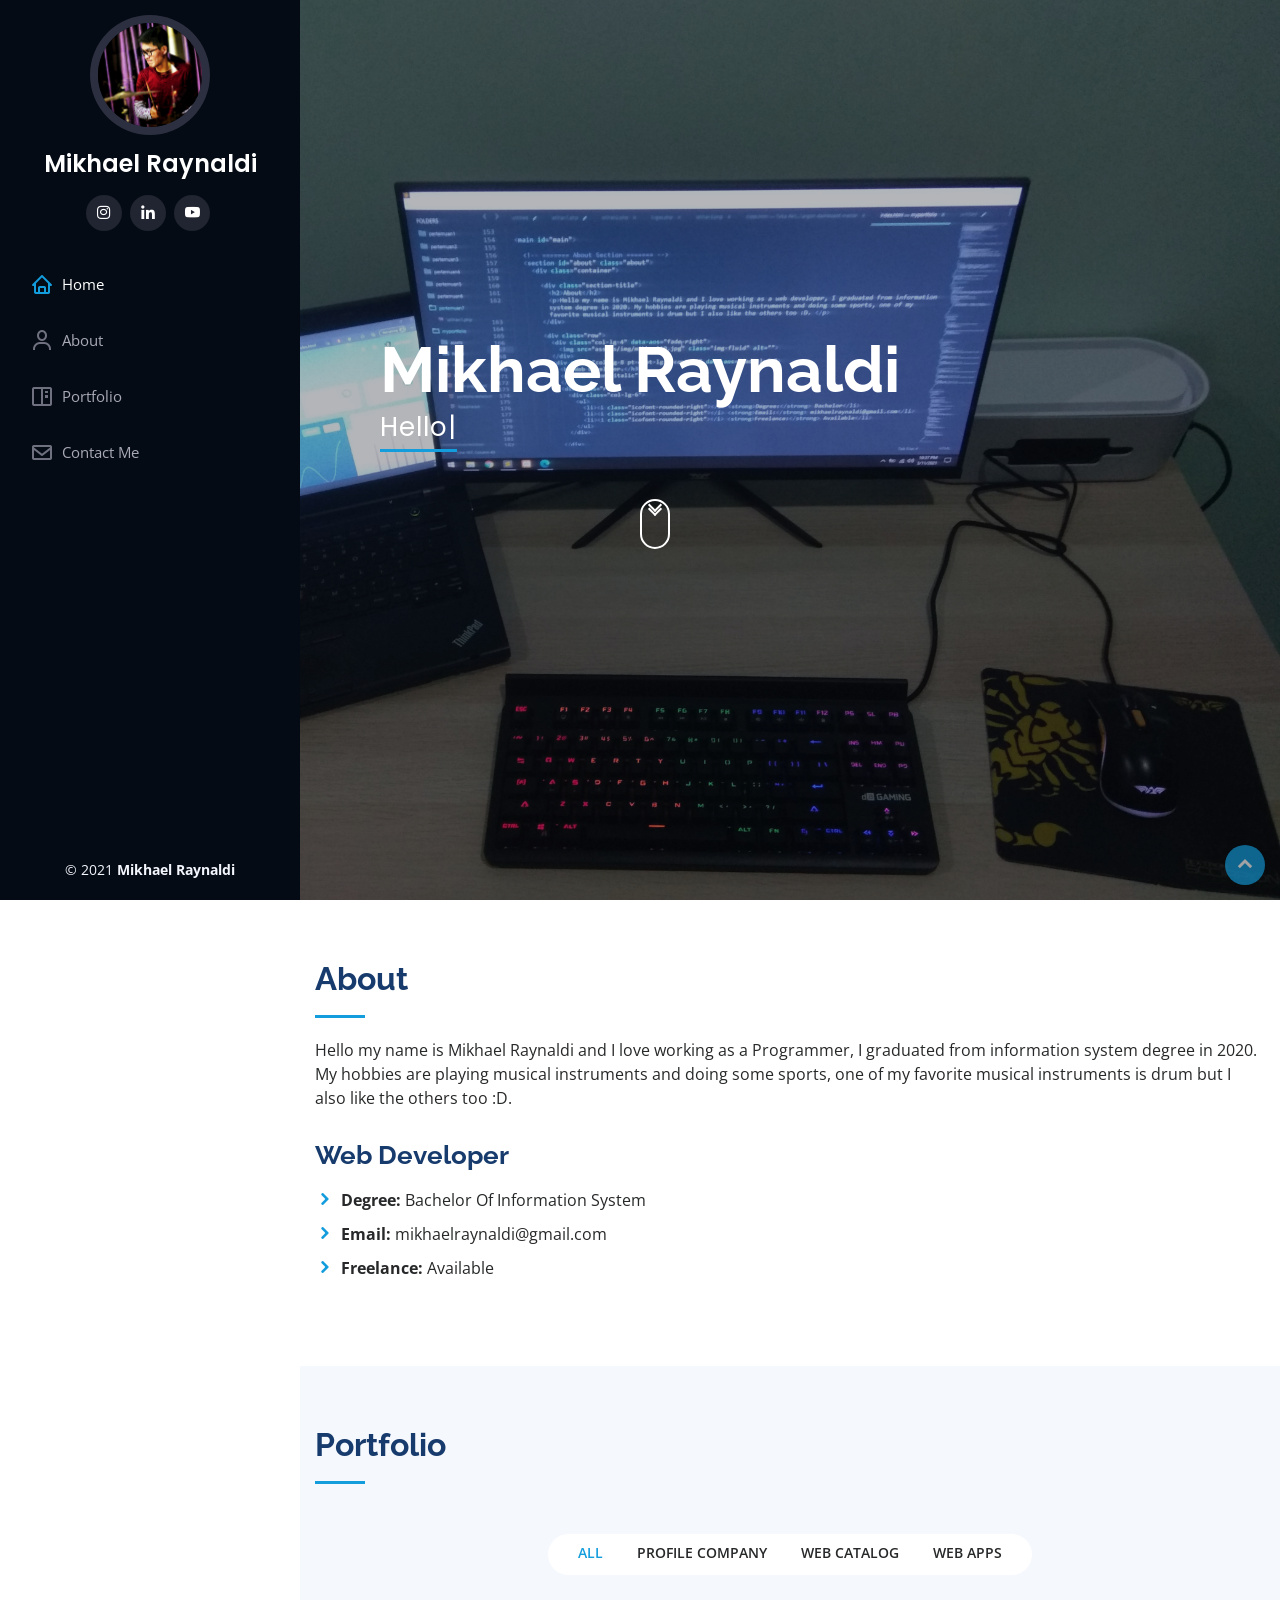
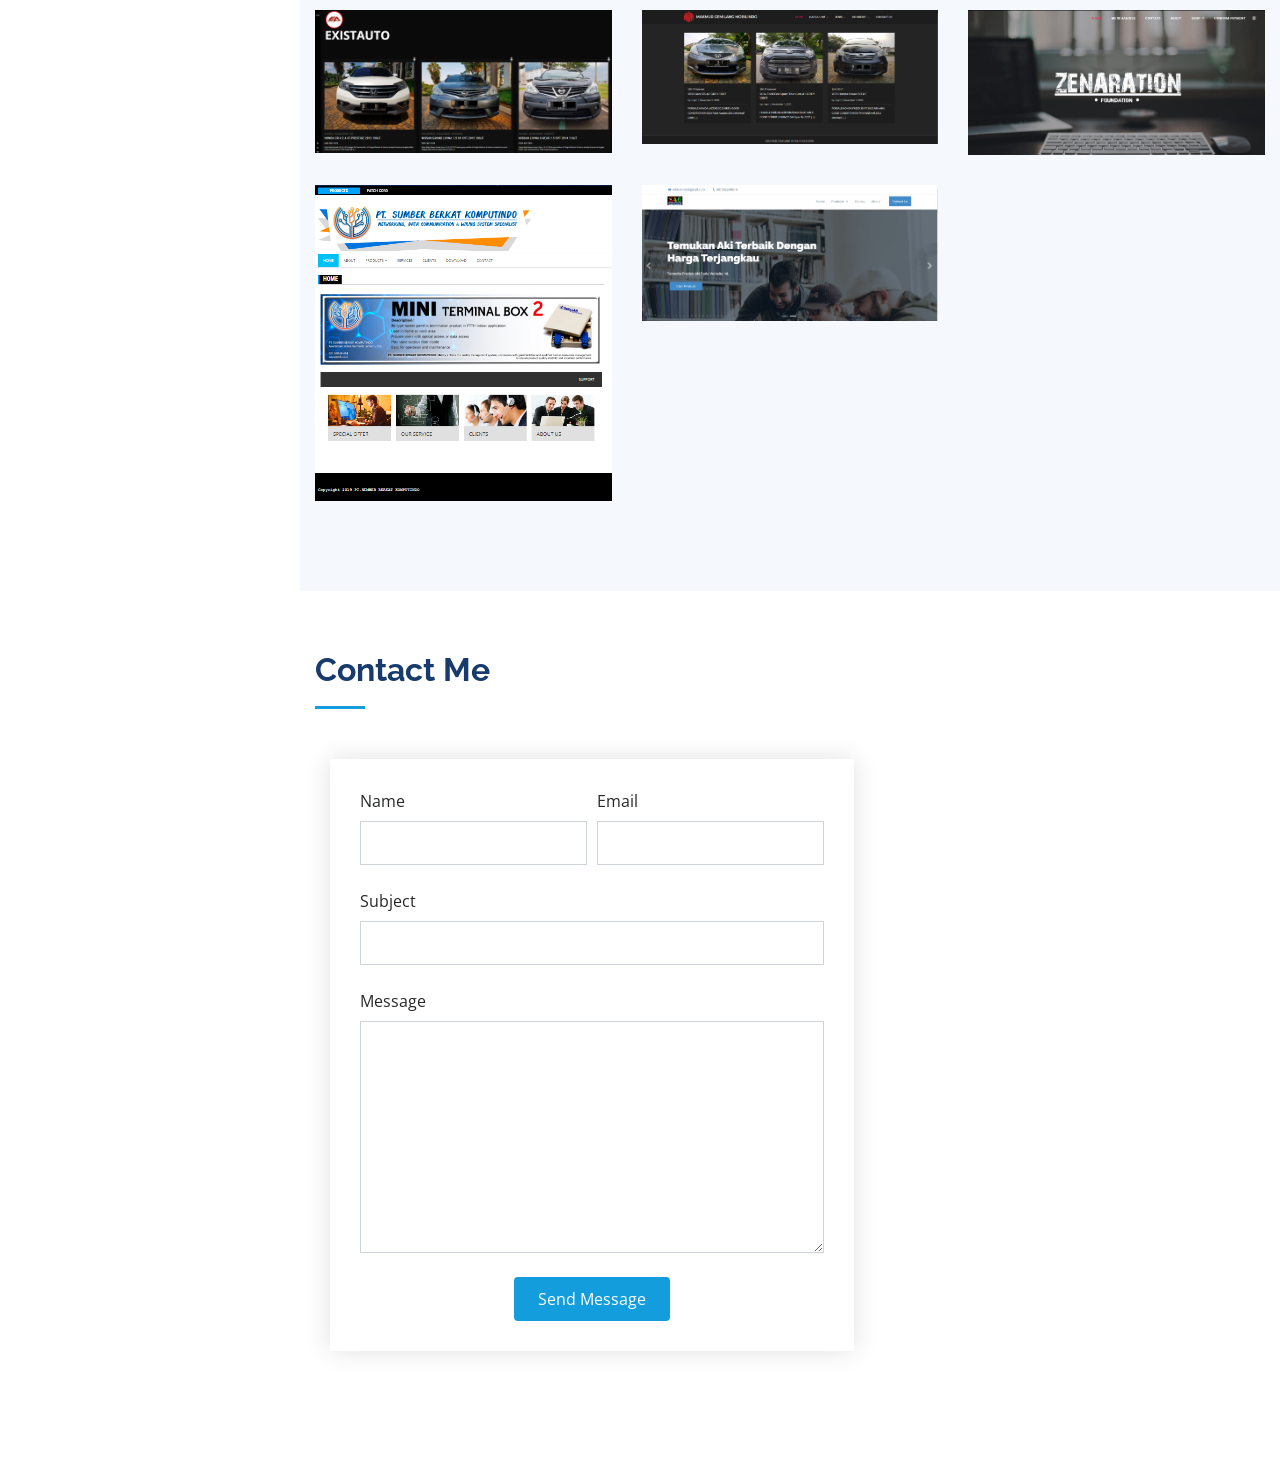
<file: index.html>
<!DOCTYPE html>
<html lang="en">
  <head>
    <meta charset="utf-8">
    <meta content="width=device-width, initial-scale=1.0" name="viewport">
    
    <title>Mikhael Raynaldi</title>
    <meta content="" name="description">
    <meta content="" name="keywords">
    <script src="https://code.jquery.com/jquery-1.12.4.js"></script>
    <script type="text/javascript">
    $(document).ready(function(){
    $(window).scroll(function() {
    if($(this).scrollTop() > 0){
    $(".scroll-down").css({"opacity" : "0"})
    }
    else {
    $(".scroll-down").css({"opacity" : "1"})
    }
    })
    })
    </script>
    <style type="text/css">
    .scroll-down{
    height: 50px;
    width: 30px;
    border: 2px solid white;
    position: absolute;
    left: 50%;
    bottom: 20px;
    border-radius: 50px;
    cursor: pointer;
    transition: .14s;
    }
    .scroll-down::before,
    .scroll-down::after{
    content: '';
    position: absolute;
    top: 20%;
    left: 50%;
    border: 2px solid white;
    height: 10px;
    width: 10px;
    transform: translate(-50%, -100%) rotate(45deg);
    border-top: transparent;
    border-left: transparent;
    animation: scroll-down 1s ease-in-out infinite;
    }
    .scroll-down::after{
    top:30%;
    animation-delay: .3s;
    }
    @keyframes scroll-down {
    0%{
    opacity: 0;
    }
    30%{
    opacity: 1;
    }
    60%{
    opacity: 1;
    }
    100%{
    opacity: 0;
    top: 90%;
    }
    }
    </style>
    <!-- Favicons -->
    <link href="assets/img/favicon.png" rel="icon">
    <link href="assets/img/apple-touch-icon.png" rel="apple-touch-icon">
    <!-- Google Fonts -->
    <link href="https://fonts.googleapis.com/css?family=Open+Sans:300,300i,400,400i,600,600i,700,700i|Raleway:300,300i,400,400i,500,500i,600,600i,700,700i|Poppins:300,300i,400,400i,500,500i,600,600i,700,700i" rel="stylesheet">
    <!-- Vendor CSS Files -->
    <link href="assets/vendor/bootstrap/css/bootstrap.min.css" rel="stylesheet">
    <link href="assets/vendor/icofont/icofont.min.css" rel="stylesheet">
    <link href="assets/vendor/boxicons/css/boxicons.min.css" rel="stylesheet">
    <link href="assets/vendor/venobox/venobox.css" rel="stylesheet">
    <link href="assets/vendor/owl.carousel/assets/owl.carousel.min.css" rel="stylesheet">
    <link href="assets/vendor/aos/aos.css" rel="stylesheet">
    <!-- Template Main CSS File -->
    <link href="assets/css/style.css" rel="stylesheet">
  </head>
  <body>
    <!-- ======= Mobile nav toggle button ======= -->
    <button type="button" class="mobile-nav-toggle d-xl-none"><i class="icofont-navigation-menu"></i></button>
    <!-- ======= Header ======= -->
    <header id="header">
      <div class="d-flex flex-column">
        <div class="profile">
          <img src="assets/img/mikhael3.jpeg" alt="" class="img-fluid rounded-circle">
          <h1 class="text-light"><a href="index.html">Mikhael Raynaldi</a></h1>
          <div class="social-links mt-3 text-center">
            <a href="https://www.instagram.com/mikhaelray/" class="instagram" target="_blank"><i class="bx bxl-instagram"></i></a>
           <!--  <a href="https://github.com/mikhaelraynaldi" class="github" target="_blank"><i class="bx bxl-github"></i></a> -->
            <a href="https://www.linkedin.com/in/mikhael-raynaldi-b46b6616b/" class="linkedin" target="_blank"><i class="bx bxl-linkedin"></i></a>
            <a href="https://www.youtube.com/channel/UC35LJPmsm6HlutBC9_S8QdQ" class="youtube" target="_blank"><i class="bx bxl-youtube"></i></a>
            
            
          </div>
        </div>
        <nav class="nav-menu">
          <ul>
            <li class="active"><a href="#hero"><i class="bx bx-home"></i> <span>Home</span></a></li>
            <li><a href="#about"><i class="bx bx-user"></i> <span>About</span></a></li>
            <!-- <li><a href="#experiences"><i class="bx bx-file-blank"></i> <span>Experiences</span></a></li> -->
            <li><a href="#portfolio"><i class="bx bx-book-content"></i> Portfolio</a></li>
            <li><a href="#contact"><i class="bx bx-envelope"></i> Contact Me</a></li>
          </ul>
          </nav><!-- .nav-menu -->
          <button type="button" class="mobile-nav-toggle d-xl-none"><i class="icofont-navigation-menu"></i></button>
        </div>
        </header><!-- End Header -->
        <!-- ======= Hero Section ======= -->
        <section id="hero" class="d-flex flex-column justify-content-center align-items-center">
          <div class="hero-container" data-aos="fade-in">
            <h1></h1>
            <h1>Mikhael Raynaldi</h1>
            <p><span class="typed" data-typed-items="Hello, Welcome, Have a nice day "></span></p>
            <br>
            <br>
            <br>
            <a href="#about" class="scroll-down"></a>
          </div>
          </section><!-- End Hero -->
          <main id="main">
            <!-- ======= About Section ======= -->
            <section id="about" class="about">
              <div class="container">
                <div class="section-title">
                  <h2>About</h2>
                  <p>Hello my name is Mikhael Raynaldi and I love working as a Programmer, I graduated from information system degree in 2020. My hobbies are playing musical instruments and doing some sports, one of my favorite musical instruments is drum but I also like the others too :D. </p>
                </div>
                <div class="row">
                
                  <div class="col-lg-8 pt-4 pt-lg-0 content" data-aos="fade-left">
                    <h3>Web Developer</h3>
                    <p class="font-italic">
                    </p>
                    <div class="row">
                      <div class="col-lg-8">
                        <ul>
                          <li><i class="icofont-rounded-right"></i> <strong>Degree:</strong> Bachelor Of Information System</li>
                          <li><i class="icofont-rounded-right"></i> <strong>Email:</strong> mikhaelraynaldi@gmail.com</li>
                          <li><i class="icofont-rounded-right"></i> <strong>Freelance:</strong> Available</li>
                        </ul>
                      </div>
                      
                    </div>
                    <p>
                      
                    </p>
                  </div>
                </div>
              </div>
              </section><!-- End About Section -->
              
              <!-- ======= Portfolio Section ======= -->
              <section id="portfolio" class="portfolio section-bg">
                <div class="container">
                  <div class="section-title">
                    <h2>Portfolio</h2>
                    <p></p>
                  </div>
                  <div class="row" data-aos="fade-up">
                    <div class="col-lg-12 d-flex justify-content-center">
                      <ul id="portfolio-flters">
                        <li data-filter="*" class="filter-active">All</li>
                        <li data-filter=".filter-webpc">Profile Company</li>
                        <!-- <li data-filter=".filter-app">App</li> -->
                        <li data-filter=".filter-webcc">Web Catalog</li>
                        <li data-filter=".filter-webcc">Web Apps</li>
                      </ul>
                    </div>
                  </div>
                  <div class="row portfolio-container" data-aos="fade-up" data-aos-delay="100">
                    
                    <div class="col-lg-4 col-md-6 portfolio-item filter-webcc">
                      
                      <div class="portfolio-wrap">
                        <img src="assets/img/portfolio/Exist.png" class="img-fluid" alt="">
                        <div class="portfolio-links">
                          <a href="existauto.html"  title="More Details"><i class='bx bx-expand-alt'></i>
                            <a href="#" target="_blank" title="Website"><i class="bx bx-link"></i></a>
                          </div>
                        </div>
                        
                      </div>
                      <div class="col-lg-4 col-md-6 portfolio-item filter-webcc">
                        <div class="portfolio-wrap">
                        <img src="assets/img/portfolio/mgm.PNG" class="img-fluid" alt=""></a>
                        <div class="portfolio-links">
                          <a href="mgm.html"  title="More Details"><i class='bx bx-expand-alt'></i>
                            <a href="#" id="mgm" target="_blank" title="Website"><i class="bx bx-link"></i></a>
                          </div>
                        </div>
                      </div>
                      
                      <div class="col-lg-4 col-md-6 portfolio-item filter-webpc">
                        <div class="portfolio-wrap">
                          <img src="assets/img/portfolio/zen.png" class="img-fluid" alt="">
                          <div class="portfolio-links">
                            <a href="zen.html" title="More Details" ><i class='bx bx-expand-alt'></i>
                              <a href="#" title="Website" id="zen"><i class="bx bx-link"></i></a>
                            </div>
                          </div>
                        </div>
                        <div class="col-lg-4 col-md-6 portfolio-item filter-webpc">
                          <div class="portfolio-wrap">
                            <img src="assets/img/portfolio/Sbk.png" class="img-fluid" alt="">
                            <div class="portfolio-links">
                              <a href="sbk.html" title="More Details" ><i class='bx bx-expand-alt'></i>
                                <a href="#" title="Website" id="sbk"><i class="bx bx-link"></i></a>
                              </div>
                            </div>
                          </div>
                          
                          <div class="col-lg-4 col-md-6 portfolio-item filter-webpc">
                            <div class="portfolio-wrap">
                              <img src="assets/img/portfolio/z46.PNG" class="img-fluid" alt="">
                              <div class="portfolio-links">
                                <a href="z46.html" title="More Details"><i class='bx bx-expand-alt'></i>
                                  <a href="#" target="website" title= "Website" id="z46"><i class="bx bx-link"></i></a>
                                </div>
                              </div>
                            </div>
                          </div>
                        </div>
                        </section><!-- End Portfolio Section -->
                        
                        
                        <!-- ======= Contact Section ======= -->
                        <section id="contact" class="contact">
                          <div class="container">
                            <div class="section-title">
                              <h2>Contact Me</h2>
                              <p></p>
                            </div>
                            <div class="col-lg-7 mt-5 mt-lg-0 d-flex align-items-stretch">
                              <form  name="contact-form" method="post" role="form" class="php-email-form">
                                <div class="form-row">
                                  <div class="form-group col-md-6">
                                    <label for="name">Name</label>
                                    <input type="text" name="name" class="form-control" id="name" data-rule="minlen:4" data-msg="Please enter at least 4 chars" />
                                    <div class="validate"></div>
                                  </div>
                                  <div class="form-group col-md-6">
                                    <label for="email">Email</label>
                                    <input type="email" class="form-control" name="email" id="email" data-rule="email" data-msg="Please enter a valid email" />
                                    <div class="validate"></div>
                                  </div>
                                </div>
                                <div class="form-group">
                                  <label for="name">Subject</label>
                                  <input type="text" class="form-control" name="subject" id="subject" data-rule="minlen:4" data-msg="Please enter at least 8 chars of subject" />
                                  <div class="validate"></div>
                                </div>
                                <div class="form-group">
                                  <label for="message">Message</label>
                                  <textarea class="form-control" name="message" rows="10" data-rule="required" data-msg="Please write something for us"></textarea>
                                  <div class="validate"></div>
                                </div>
                                <div class="mb-3">
                                  <div class="alert alert-success alert-dismissible fade show d-none " role="alert">
                                    <strong>Thankyou !</strong> Your message has been sent.<button type="button" class="close" data-dismiss="alert" aria-label="Close">
                                    <span aria-hidden="true">×</span>
                                    </button>
                                  </div>
                                  <!-- <div class="loading">Loading</div>
                                  <div class="error-message"></div>
                                  <div class="sent-message">Your message has been sent. Thank you!</div> -->
                                </div>
                                <div class="text-center"><button type="submit" class="btn btn-primary btn-kirim">Send Message</button>
                                  <button class="btn btn-primary btn-loading d-none" type="button" disabled>
                                  <span class="spinner-grow spinner-grow-sm" role="status" aria-hidden="true"></span>
                                  Loading...
                                  </button>
                                </div>
                              </form>
                            </div>
                          </div>
                        </div>
                        </section><!-- End Contact Section -->
                        </main><!-- End #main -->
                        <!-- ======= Footer ======= -->
                        <footer id="footer">
                          <div class="container">
                            <div class="copyright">
                              &copy; 2021 <strong><span>Mikhael Raynaldi</span></strong>
                            </div>
                            <div class="credits">
                              
                            </div>
                          </div>
                          </footer><!-- End  Footer -->
                          <a href="#" class="back-to-top"><i class="icofont-simple-up"></i></a>
                          <!-- Vendor JS Files -->
                          <script src="assets/vendor/jquery/jquery.min.js"></script>
                          <script src="assets/vendor/bootstrap/js/bootstrap.bundle.min.js"></script>
                          <script src="assets/vendor/jquery.easing/jquery.easing.min.js"></script>
                          <script src="assets/vendor/php-email-form/validate.js"></script>
                          <script src="assets/vendor/waypoints/jquery.waypoints.min.js"></script>
                          <script src="assets/vendor/counterup/counterup.min.js"></script>
                          <script src="assets/vendor/isotope-layout/isotope.pkgd.min.js"></script>
                          <script src="assets/vendor/venobox/venobox.min.js"></script>
                          <script src="assets/vendor/owl.carousel/owl.carousel.min.js"></script>
                          <script src="assets/vendor/typed.js/typed.min.js"></script>
                          <script src="assets/vendor/aos/aos.js"></script>
                          <!-- Template Main JS File -->
                          <script src="assets/js/main.js"></script>
                          <script>
                          const scriptURL = 'https://script.google.com/macros/s/AKfycbzyBdxMF1C4Y9LiTAX1z6TFenPuQXAClqCv2XhEe3KRukEesHPKUVi8BLsNuJekuORA/exec'
                          const form = document.forms['contact-form']
                          const btnKirim = document.querySelector('.btn-kirim');
                          const btnLoading = document.querySelector ('.btn-loading');
                          const myAlert = document.querySelector ('.alert');
                          form.addEventListener('submit', e => {
                          e.preventDefault()
                          btnLoading.classList.toggle('d-none');
                          btnKirim.classList.toggle('d-none');
                          fetch(scriptURL, { method: 'POST', body: new FormData(form)})
                          .then(response => {
                          btnLoading.classList.toggle('d-none');
                          btnKirim.classList.toggle('d-none');
                          myAlert.classList.toggle('d-none');
                          form.reset();
                          console.log('Success!', response);
                          })
                          .catch(error => console.error('Error!', error.message))
                          })
                          </script>
                          <script src="https://code.jquery.com/jquery-3.5.1.js"></script>
                          <script>
                          $('#zen').click(function(e) {
                          e.preventDefault();
                          alert('Website Is Offline');
                          });
                          $('#sbk').click(function(e) {
                          e.preventDefault();
                          alert('Website Is Offline');
                          });
                          $('#mgm').click(function(e) {
                          e.preventDefault();
                          alert('Website Is Offline');
                          });
                          $('#z46').click(function(e) {
                          e.preventDefault();
                          alert('Website Is Offline');
                          });
                          </script>
                        </body>
                      </html>
</file>
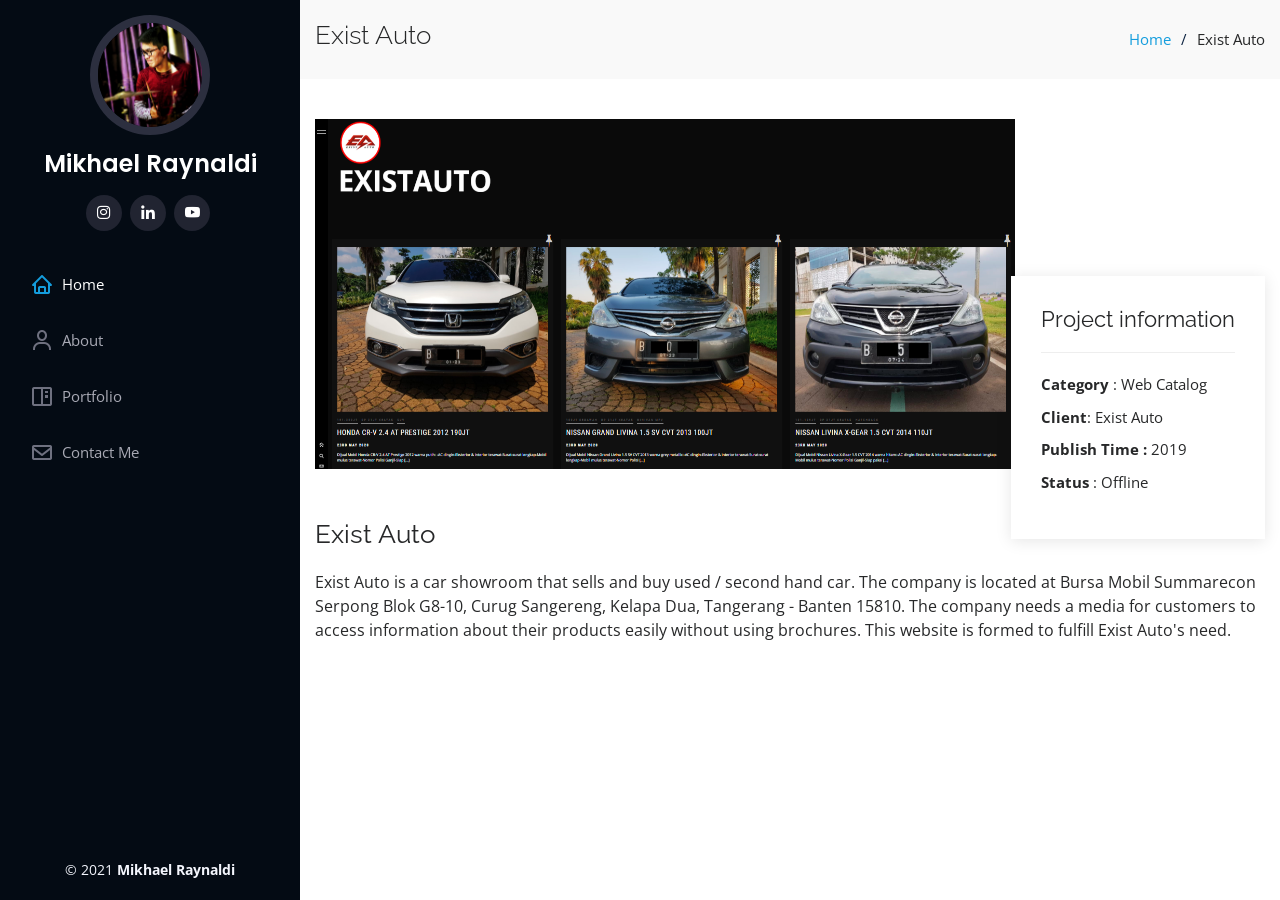
<file: existauto.html>
<!DOCTYPE html>
<html lang="en">
  <head>
    <meta charset="utf-8">
    <meta content="width=device-width, initial-scale=1.0" name="viewport">
    <title>Mikhael Raynaldi | Existauto</title>
    <meta content="" name="description">
    <meta content="" name="keywords">
    <!-- Favicons -->
    <link href="assets/img/favicon.png" rel="icon">
    <link href="assets/img/apple-touch-icon.png" rel="apple-touch-icon">
    <!-- Google Fonts -->
    <link href="https://fonts.googleapis.com/css?family=Open+Sans:300,300i,400,400i,600,600i,700,700i|Raleway:300,300i,400,400i,500,500i,600,600i,700,700i|Poppins:300,300i,400,400i,500,500i,600,600i,700,700i" rel="stylesheet">
    <!-- Vendor CSS Files -->
    <link href="assets/vendor/bootstrap/css/bootstrap.min.css" rel="stylesheet">
    <link href="assets/vendor/icofont/icofont.min.css" rel="stylesheet">
    <link href="assets/vendor/boxicons/css/boxicons.min.css" rel="stylesheet">
    <link href="assets/vendor/venobox/venobox.css" rel="stylesheet">
    <link href="assets/vendor/owl.carousel/assets/owl.carousel.min.css" rel="stylesheet">
    <link href="assets/vendor/aos/aos.css" rel="stylesheet">
    <!-- Template Main CSS File -->
    <link href="assets/css/style.css" rel="stylesheet">
  </head>
  <body>
    <!-- ======= Mobile nav toggle button ======= -->
    <button type="button" class="mobile-nav-toggle d-xl-none"><i class="icofont-navigation-menu"></i></button>
    <!-- ======= Header ======= -->
    <header id="header">
      <div class="d-flex flex-column">
        <div class="profile">
          <img src="assets/img/mikhael3.jpeg" alt="" class="img-fluid rounded-circle">
          <h1 class="text-light"><a href="index.html">Mikhael Raynaldi</a></h1>
          <div class="social-links mt-3 text-center">
            <a href="https://www.instagram.com/mikhaelray/" class="instagram" target="_blank"><i class="bx bxl-instagram"></i></a>
     <!--        <a href="https://github.com/mikhaelraynaldi" class="github" target="_blank"><i class="bx bxl-github"></i></a> -->
            <a href="https://www.linkedin.com/in/mikhael-raynaldi-b46b6616b/" class="linkedin" target="_blank"><i class="bx bxl-linkedin"></i></a>
            <a href="https://www.youtube.com/channel/UC35LJPmsm6HlutBC9_S8QdQ" class="youtube" target="_blank"><i class="bx bxl-youtube"></i></a>
            
          </div>
        </div>
        <nav class="nav-menu">
          <ul>
            <li class="active"><a href="index.html"><i class="bx bx-home"></i> <span>Home</span></a></li>
            <li><a href="index.html#about"><i class="bx bx-user"></i> <span>About</span></a></li>
            <!-- <li><a href="#experiences"><i class="bx bx-file-blank"></i> <span>Experiences</span></a></li> -->
            <li><a href="index.html#portfolio"><i class="bx bx-book-content"></i> Portfolio</a></li>
            <li><a href="index.html#contact"><i class="bx bx-envelope"></i> Contact Me</a></li>
          </ul>
          </nav><!-- .nav-menu -->
          <button type="button" class="mobile-nav-toggle d-xl-none"><i class="icofont-navigation-menu"></i></button>
        </div>
        </header><!-- End Header -->
        <main id="main">
          <!-- ======= Breadcrumbs ======= -->
          <section id="breadcrumbs" class="breadcrumbs">
            <div class="container">
              <div class="d-flex justify-content-between align-items-center">
                <h2>Exist Auto</h2>
                <ol>
                  <li><a href="index.html">Home</a></li>
                  <li>Exist Auto</li>
                </ol>
              </div>
            </div>
            </section><!-- End Breadcrumbs -->
            <!-- ======= Portfolio Details Section ======= -->
            <section id="portfolio-details" class="portfolio-details">
              <div class="container">
                <div class="portfolio-details-container">
                  <div class="owl-carousel portfolio-details-carousel">
                    <img src="assets/img/portfolio/Exist.png" class="img-fluid" alt="" style="height: 350px; width: 700px;">
                    <!--   <img src="assets/img/portfolio-details-2.jpg" class="img-fluid" alt="">
                    <img src="assets/img/portfolio-details-3.jpg" class="img-fluid" alt=""> -->
                  </div>
                  <div class="portfolio-info">
                    <h3>Project information</h3>
                    <ul>
                      <li><strong>Category</strong> : Web Catalog </li>
                      <li><strong>Client</strong>: Exist Auto</li>
                      <li><strong>Publish Time : </strong> 2019</li>
                      <li><strong>Status</strong> : Offline</li>
                      <!-- <li><strong>Project URL</strong> : <a href="https://existauto.id/" target="__blank">www.existauto.id</a></li> -->
                    </ul>
                  </div>
                </div>
                <div class="portfolio-description">
                  <h2>Exist Auto</h2>
                  <p>
                    Exist Auto is a car showroom that sells and buy used / second hand car. The company is located at Bursa Mobil Summarecon Serpong Blok G8-10, Curug Sangereng, Kelapa Dua, Tangerang - Banten 15810.  The company needs a media for customers to access information about their products easily without using brochures. This website is formed to fulfill Exist Auto's need.
                  </p>
                </div>
              </div>
              </section><!-- End Portfolio Details Section -->
              </main><!-- End #main -->
              <!-- ======= Footer ======= -->
              <footer id="footer">
                <div class="container">
                  <div class="copyright">
                    &copy; 2021 <strong><span>Mikhael Raynaldi</span></strong>
                  </div>
                  <div class="credits">
                    
                  </div>
                </div>
                </footer><!-- End  Footer -->
                <a href="#" class="back-to-top"><i class="icofont-simple-up"></i></a>
                <!-- Vendor JS Files -->
                <script src="assets/vendor/jquery/jquery.min.js"></script>
                <script src="assets/vendor/bootstrap/js/bootstrap.bundle.min.js"></script>
                <script src="assets/vendor/jquery.easing/jquery.easing.min.js"></script>
                <script src="assets/vendor/php-email-form/validate.js"></script>
                <script src="assets/vendor/waypoints/jquery.waypoints.min.js"></script>
                <script src="assets/vendor/counterup/counterup.min.js"></script>
                <script src="assets/vendor/isotope-layout/isotope.pkgd.min.js"></script>
                <script src="assets/vendor/venobox/venobox.min.js"></script>
                <script src="assets/vendor/owl.carousel/owl.carousel.min.js"></script>
                <script src="assets/vendor/typed.js/typed.min.js"></script>
                <script src="assets/vendor/aos/aos.js"></script>
                <!-- Template Main JS File -->
                <script src="assets/js/main.js"></script>
              </body>
            </html>
</file>
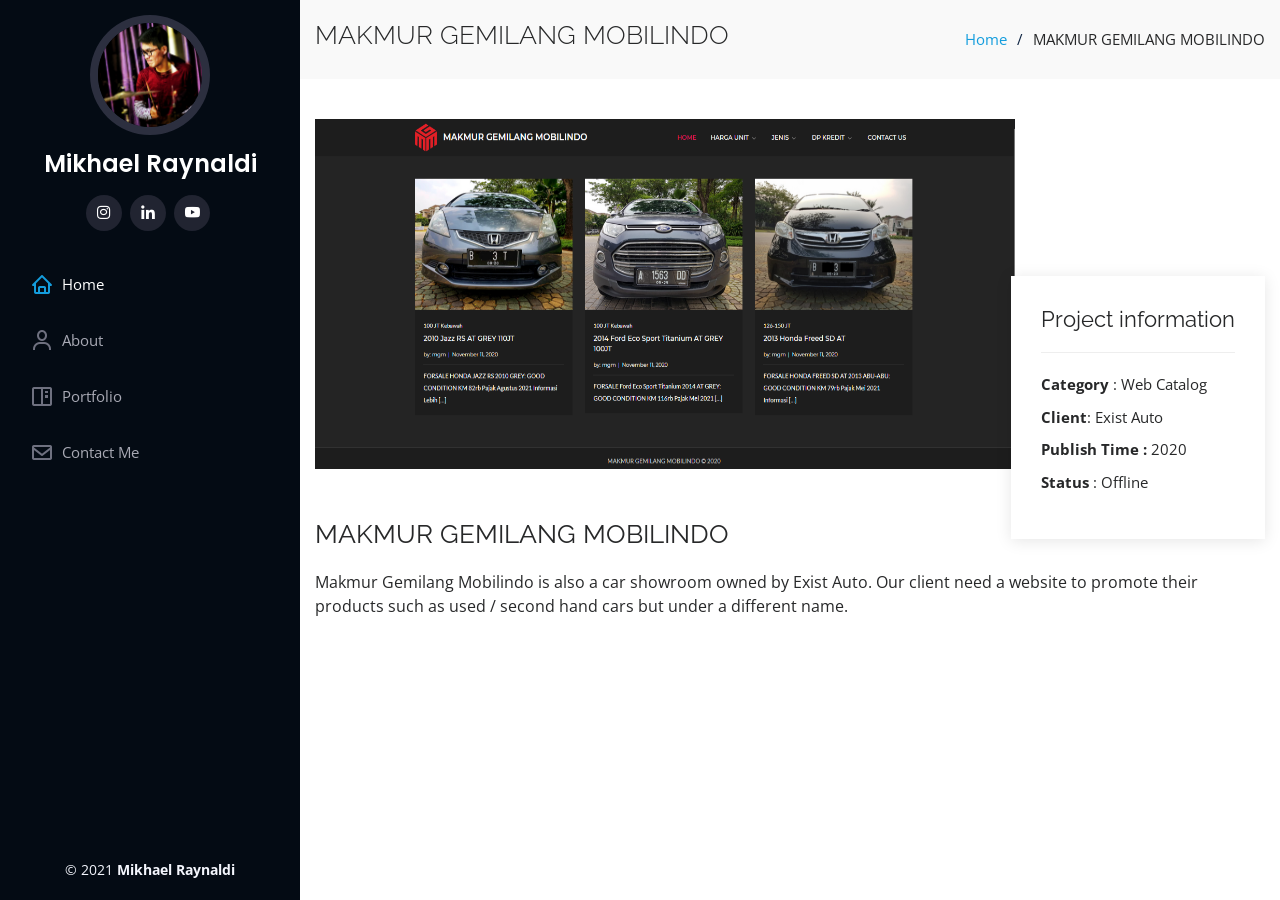
<file: mgm.html>
<!DOCTYPE html>
<html lang="en">
  <head>
    <meta charset="utf-8">
    <meta content="width=device-width, initial-scale=1.0" name="viewport">
    <title>Mikhael Raynaldi | MAKMUR GEMILANG MOBILINDO</title>
    <meta content="" name="description">
    <meta content="" name="keywords">
    <!-- Favicons -->
    <link href="assets/img/favicon.png" rel="icon">
    <link href="assets/img/apple-touch-icon.png" rel="apple-touch-icon">
    <!-- Google Fonts -->
    <link href="https://fonts.googleapis.com/css?family=Open+Sans:300,300i,400,400i,600,600i,700,700i|Raleway:300,300i,400,400i,500,500i,600,600i,700,700i|Poppins:300,300i,400,400i,500,500i,600,600i,700,700i" rel="stylesheet">
    <!-- Vendor CSS Files -->
    <link href="assets/vendor/bootstrap/css/bootstrap.min.css" rel="stylesheet">
    <link href="assets/vendor/icofont/icofont.min.css" rel="stylesheet">
    <link href="assets/vendor/boxicons/css/boxicons.min.css" rel="stylesheet">
    <link href="assets/vendor/venobox/venobox.css" rel="stylesheet">
    <link href="assets/vendor/owl.carousel/assets/owl.carousel.min.css" rel="stylesheet">
    <link href="assets/vendor/aos/aos.css" rel="stylesheet">
    <!-- Template Main CSS File -->
    <link href="assets/css/style.css" rel="stylesheet">
  </head>
  <body>
    <!-- ======= Mobile nav toggle button ======= -->
    <button type="button" class="mobile-nav-toggle d-xl-none"><i class="icofont-navigation-menu"></i></button>
    <!-- ======= Header ======= -->
    <header id="header">
      <div class="d-flex flex-column">
        <div class="profile">
          <img src="assets/img/mikhael3.jpeg" alt="" class="img-fluid rounded-circle">
          <h1 class="text-light"><a href="index.html">Mikhael Raynaldi</a></h1>
          <div class="social-links mt-3 text-center">
            <a href="https://www.instagram.com/mikhaelray/" class="instagram" target="_blank"><i class="bx bxl-instagram"></i></a>
         <!--    <a href="https://github.com/mikhaelraynaldi" class="github" target="_blank"><i class="bx bxl-github"></i></a> -->
            <a href="https://www.linkedin.com/in/mikhael-raynaldi-b46b6616b/" class="linkedin" target="_blank"><i class="bx bxl-linkedin"></i></a>
            <a href="https://www.youtube.com/channel/UC35LJPmsm6HlutBC9_S8QdQ" class="youtube" target="_blank"><i class="bx bxl-youtube"></i></a>
            
          </div>
        </div>
        <nav class="nav-menu">
          <ul>
            <li class="active"><a href="index.html"><i class="bx bx-home"></i> <span>Home</span></a></li>
            <li><a href="index.html#about"><i class="bx bx-user"></i> <span>About</span></a></li>
            <!-- <li><a href="#experiences"><i class="bx bx-file-blank"></i> <span>Experiences</span></a></li> -->
            <li><a href="index.html#portfolio"><i class="bx bx-book-content"></i> Portfolio</a></li>
            <li><a href="index.html#contact"><i class="bx bx-envelope"></i> Contact Me</a></li>
          </ul>
          </nav><!-- .nav-menu -->
          <button type="button" class="mobile-nav-toggle d-xl-none"><i class="icofont-navigation-menu"></i></button>
        </div>
        </header><!-- End Header -->
        <main id="main">
          <!-- ======= Breadcrumbs ======= -->
          <section id="breadcrumbs" class="breadcrumbs">
            <div class="container">
              <div class="d-flex justify-content-between align-items-center">
                <h2>MAKMUR GEMILANG MOBILINDO</h2>
                <ol>
                  <li><a href="index.html">Home</a></li>
                  <li>MAKMUR GEMILANG MOBILINDO</li>
                </ol>
              </div>
            </div>
            </section><!-- End Breadcrumbs -->
            <!-- ======= Portfolio Details Section ======= -->
            <section id="portfolio-details" class="portfolio-details">
              <div class="container">
                <div class="portfolio-details-container">
                  <div class="owl-carousel portfolio-details-carousel">
                    <img src="assets/img/portfolio/mgm.PNG" class="img-fluid" alt="" style="height: 350px; width: 700px;">
                    <!--   <img src="assets/img/portfolio-details-2.jpg" class="img-fluid" alt="">
                    <img src="assets/img/portfolio-details-3.jpg" class="img-fluid" alt=""> -->
                  </div>
                  <div class="portfolio-info">
                    <h3>Project information</h3>
                    <ul>
                      <li><strong>Category</strong> : Web Catalog </li>
                      <li><strong>Client</strong>: Exist Auto</li>
                      <li><strong>Publish Time : </strong> 2020</li>
                      <li><strong>Status</strong> : Offline</li>
                      
                    </ul>
                  </div>
                </div>
                <div class="portfolio-description">
                  <h2>MAKMUR GEMILANG MOBILINDO</h2>
                  <p>
                    Makmur Gemilang Mobilindo is also a car showroom owned by Exist Auto. Our client need a website to promote their products such as used / second hand cars  but under a different name.
                  </p>
                </div>
              </div>
              </section><!-- End Portfolio Details Section -->
              </main><!-- End #main -->
              <!-- ======= Footer ======= -->
              <footer id="footer">
                <div class="container">
                  <div class="copyright">
                    &copy; 2021 <strong><span>Mikhael Raynaldi</span></strong>
                  </div>
                  <div class="credits">
                    
                  </div>
                </div>
                </footer><!-- End  Footer -->
                <a href="#" class="back-to-top"><i class="icofont-simple-up"></i></a>
                <!-- Vendor JS Files -->
                <script src="assets/vendor/jquery/jquery.min.js"></script>
                <script src="assets/vendor/bootstrap/js/bootstrap.bundle.min.js"></script>
                <script src="assets/vendor/jquery.easing/jquery.easing.min.js"></script>
                <script src="assets/vendor/php-email-form/validate.js"></script>
                <script src="assets/vendor/waypoints/jquery.waypoints.min.js"></script>
                <script src="assets/vendor/counterup/counterup.min.js"></script>
                <script src="assets/vendor/isotope-layout/isotope.pkgd.min.js"></script>
                <script src="assets/vendor/venobox/venobox.min.js"></script>
                <script src="assets/vendor/owl.carousel/owl.carousel.min.js"></script>
                <script src="assets/vendor/typed.js/typed.min.js"></script>
                <script src="assets/vendor/aos/aos.js"></script>
                <!-- Template Main JS File -->
                <script src="assets/js/main.js"></script>
              </body>
            </html>
</file>
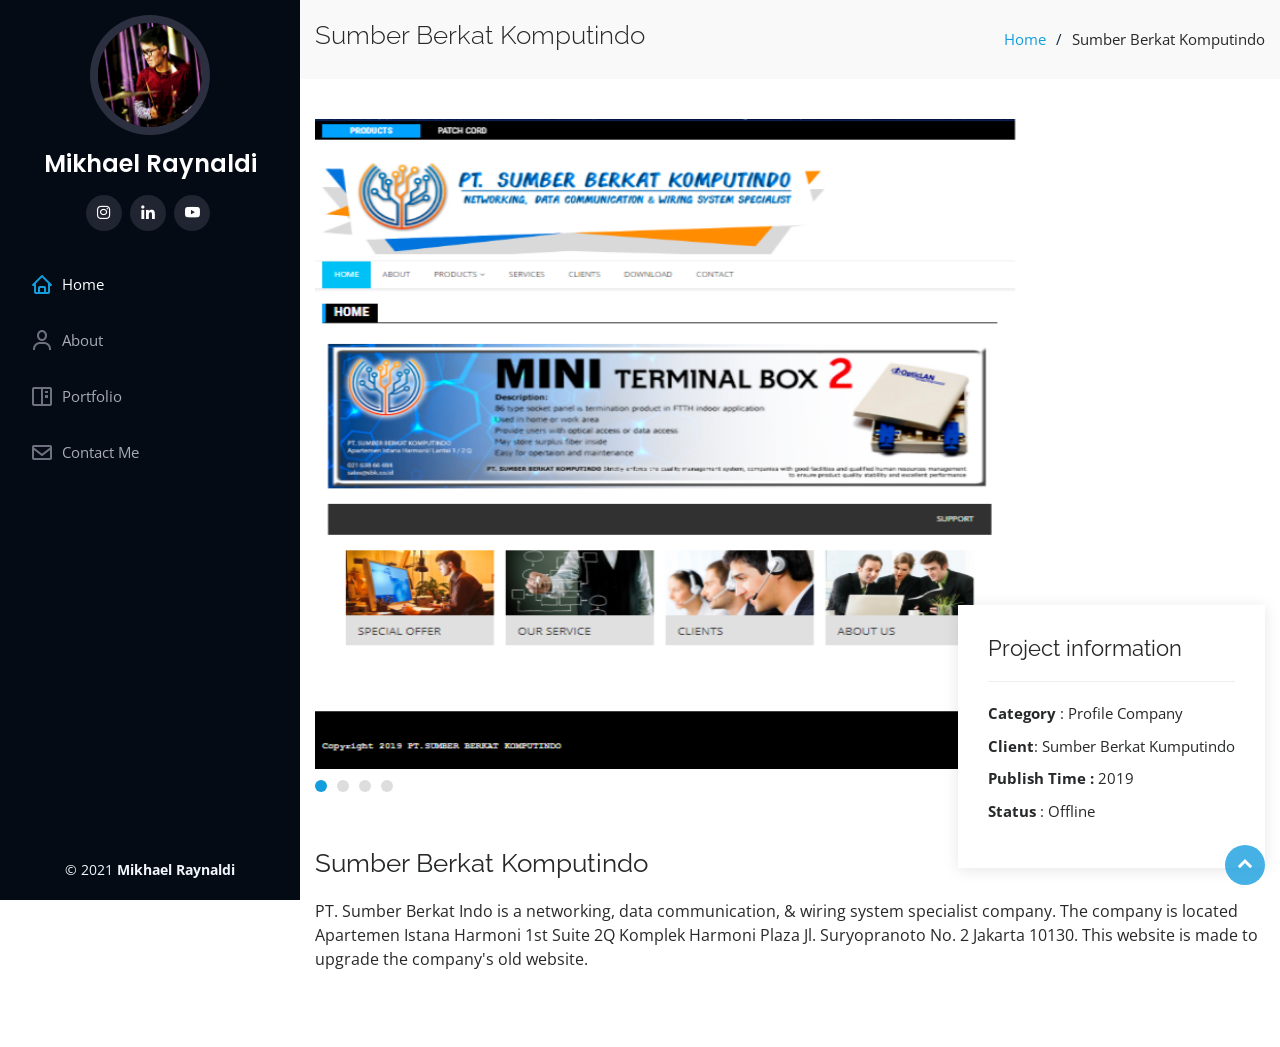
<file: sbk.html>
<!DOCTYPE html>
<html lang="en">
  <head>
    <meta charset="utf-8">
    <meta content="width=device-width, initial-scale=1.0" name="viewport">
    <title>Mikhael Raynaldi | Sumber Berkat Komputindo</title>
    <meta content="" name="description">
    <meta content="" name="keywords">
    <!-- Favicons -->
    <link href="assets/img/favicon.png" rel="icon">
    <link href="assets/img/apple-touch-icon.png" rel="apple-touch-icon">
    <!-- Google Fonts -->
    <link href="https://fonts.googleapis.com/css?family=Open+Sans:300,300i,400,400i,600,600i,700,700i|Raleway:300,300i,400,400i,500,500i,600,600i,700,700i|Poppins:300,300i,400,400i,500,500i,600,600i,700,700i" rel="stylesheet">
    <!-- Vendor CSS Files -->
    <link href="assets/vendor/bootstrap/css/bootstrap.min.css" rel="stylesheet">
    <link href="assets/vendor/icofont/icofont.min.css" rel="stylesheet">
    <link href="assets/vendor/boxicons/css/boxicons.min.css" rel="stylesheet">
    <link href="assets/vendor/venobox/venobox.css" rel="stylesheet">
    <link href="assets/vendor/owl.carousel/assets/owl.carousel.min.css" rel="stylesheet">
    <link href="assets/vendor/aos/aos.css" rel="stylesheet">
    <!-- Template Main CSS File -->
    <link href="assets/css/style.css" rel="stylesheet">
  </head>
  <body>
    <!-- ======= Mobile nav toggle button ======= -->
    <button type="button" class="mobile-nav-toggle d-xl-none"><i class="icofont-navigation-menu"></i></button>
    <!-- ======= Header ======= -->
    <header id="header">
      <div class="d-flex flex-column">
        <div class="profile">
          <img src="assets/img/mikhael3.jpeg" alt="" class="img-fluid rounded-circle">
          <h1 class="text-light"><a href="index.html">Mikhael Raynaldi</a></h1>
          <div class="social-links mt-3 text-center">
            <a href="https://www.instagram.com/mikhaelray/" class="instagram" target="_blank"><i class="bx bxl-instagram"></i></a>
          <!--   <a href="https://github.com/mikhaelraynaldi" class="github" target="_blank"><i class="bx bxl-github"></i></a> -->
            <a href="https://www.linkedin.com/in/mikhael-raynaldi-b46b6616b/" class="linkedin" target="_blank"><i class="bx bxl-linkedin"></i></a>
            <a href="https://www.youtube.com/channel/UC35LJPmsm6HlutBC9_S8QdQ" class="youtube" target="_blank"><i class="bx bxl-youtube"></i></a>
            
          </div>
        </div>
        <nav class="nav-menu">
          <ul>
            <li class="active"><a href="index.html"><i class="bx bx-home"></i> <span>Home</span></a></li>
            <li><a href="index.html#about"><i class="bx bx-user"></i> <span>About</span></a></li>
            <!-- <li><a href="#experiences"><i class="bx bx-file-blank"></i> <span>Experiences</span></a></li> -->
            <li><a href="index.html#portfolio"><i class="bx bx-book-content"></i> Portfolio</a></li>
            <li><a href="index.html#contact"><i class="bx bx-envelope"></i> Contact Me</a></li>
          </ul>
          </nav><!-- .nav-menu -->
          <button type="button" class="mobile-nav-toggle d-xl-none"><i class="icofont-navigation-menu"></i></button>
        </div>
        </header><!-- End Header -->
        <main id="main">
          <!-- ======= Breadcrumbs ======= -->
          <section id="breadcrumbs" class="breadcrumbs">
            <div class="container">
              <div class="d-flex justify-content-between align-items-center">
                <h2>Sumber Berkat Komputindo</h2>
                <ol>
                  <li><a href="index.html">Home</a></li>
                  <li>Sumber Berkat Komputindo</li>
                </ol>
              </div>
            </div>
            </section><!-- End Breadcrumbs -->
            <!-- ======= Portfolio Details Section ======= -->
            <section id="portfolio-details" class="portfolio-details">
              <div class="container">
                <div class="portfolio-details-container">
                  <div class="owl-carousel portfolio-details-carousel">
                    <img src="assets/img/portfolio/Sbk.png" class="img-fluid" alt="" style="height: 650px; width: 700px;">
                      <img src="assets/img/portfolio/sbk2.png" class="img-fluid" alt="" style="height: 650px; width: 700px;">
                      <img src="assets/img/portfolio/sbk3.png" class="img-fluid" alt="" style="height: 650px; width: 700px;">
                      <img src="assets/img/portfolio/sbk4.png" class="img-fluid" alt="" style="height: 650px; width: 700px;">
                  </div>
                  <div class="portfolio-info">
                    <h3>Project information</h3>
                    <ul>
                      <li><strong>Category</strong> : Profile Company </li>
                      <li><strong>Client</strong>: Sumber Berkat Kumputindo</li>
                      <li><strong>Publish Time : </strong> 2019</li>
                      <li><strong>Status</strong> : Offline</li>
                      
                    </ul>
                  </div>
                </div>
                <div class="portfolio-description">
                  <h2>Sumber Berkat Komputindo</h2>
                  <p>
                    PT. Sumber Berkat Indo is a networking, data communication,  & wiring system specialist company. The company is located Apartemen Istana Harmoni 1st Suite 2Q Komplek Harmoni Plaza Jl. Suryopranoto No. 2 Jakarta 10130.  This website is made to upgrade the company's old website.
                  </p>
                </div>
              </div>
              </section><!-- End Portfolio Details Section -->
              </main><!-- End #main -->
              <!-- ======= Footer ======= -->
              <footer id="footer">
                <div class="container">
                  <div class="copyright">
                    &copy; 2021 <strong><span>Mikhael Raynaldi</span></strong>
                  </div>
                  <div class="credits">
                    
                  </div>
                </div>
                </footer><!-- End  Footer -->
                <a href="#" class="back-to-top"><i class="icofont-simple-up"></i></a>
                <!-- Vendor JS Files -->
                <script src="assets/vendor/jquery/jquery.min.js"></script>
                <script src="assets/vendor/bootstrap/js/bootstrap.bundle.min.js"></script>
                <script src="assets/vendor/jquery.easing/jquery.easing.min.js"></script>
                <script src="assets/vendor/php-email-form/validate.js"></script>
                <script src="assets/vendor/waypoints/jquery.waypoints.min.js"></script>
                <script src="assets/vendor/counterup/counterup.min.js"></script>
                <script src="assets/vendor/isotope-layout/isotope.pkgd.min.js"></script>
                <script src="assets/vendor/venobox/venobox.min.js"></script>
                <script src="assets/vendor/owl.carousel/owl.carousel.min.js"></script>
                <script src="assets/vendor/typed.js/typed.min.js"></script>
                <script src="assets/vendor/aos/aos.js"></script>
                <!-- Template Main JS File -->
                <script src="assets/js/main.js"></script>
              </body>
            </html>
</file>
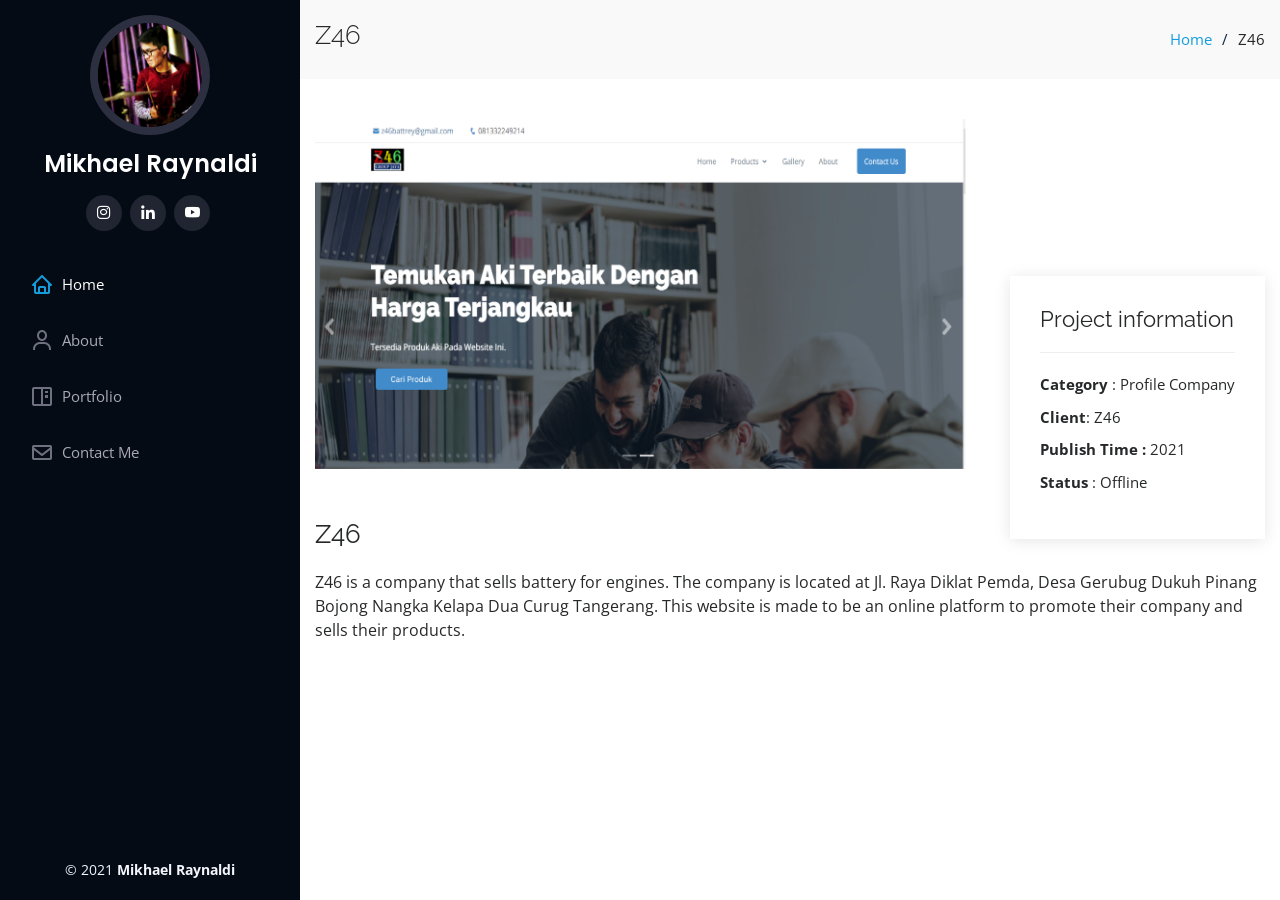
<file: z46.html>
<!DOCTYPE html>
<html lang="en">
  <head>
    <meta charset="utf-8">
    <meta content="width=device-width, initial-scale=1.0" name="viewport">
    <title>Mikhael Raynaldi | Z46</title>
    <meta content="" name="description">
    <meta content="" name="keywords">
    <!-- Favicons -->
    <link href="assets/img/favicon.png" rel="icon">
    <link href="assets/img/apple-touch-icon.png" rel="apple-touch-icon">
    <!-- Google Fonts -->
    <link href="https://fonts.googleapis.com/css?family=Open+Sans:300,300i,400,400i,600,600i,700,700i|Raleway:300,300i,400,400i,500,500i,600,600i,700,700i|Poppins:300,300i,400,400i,500,500i,600,600i,700,700i" rel="stylesheet">
    <!-- Vendor CSS Files -->
    <link href="assets/vendor/bootstrap/css/bootstrap.min.css" rel="stylesheet">
    <link href="assets/vendor/icofont/icofont.min.css" rel="stylesheet">
    <link href="assets/vendor/boxicons/css/boxicons.min.css" rel="stylesheet">
    <link href="assets/vendor/venobox/venobox.css" rel="stylesheet">
    <link href="assets/vendor/owl.carousel/assets/owl.carousel.min.css" rel="stylesheet">
    <link href="assets/vendor/aos/aos.css" rel="stylesheet">
    <!-- Template Main CSS File -->
    <link href="assets/css/style.css" rel="stylesheet">
  </head>
  <body>
    <!-- ======= Mobile nav toggle button ======= -->
    <button type="button" class="mobile-nav-toggle d-xl-none"><i class="icofont-navigation-menu"></i></button>
    <!-- ======= Header ======= -->
    <header id="header">
      <div class="d-flex flex-column">
        <div class="profile">
          <img src="assets/img/mikhael3.jpeg" alt="" class="img-fluid rounded-circle">
          <h1 class="text-light"><a href="index.html">Mikhael Raynaldi</a></h1>
          <div class="social-links mt-3 text-center">
            <a href="https://www.instagram.com/mikhaelray/" class="instagram" target="_blank"><i class="bx bxl-instagram"></i></a>
         <!--    <a href="https://github.com/mikhaelraynaldi" class="github" target="_blank"><i class="bx bxl-github"></i></a> -->
            <a href="https://www.linkedin.com/in/mikhael-raynaldi-b46b6616b/" class="linkedin" target="_blank"><i class="bx bxl-linkedin"></i></a>
            <a href="https://www.youtube.com/channel/UC35LJPmsm6HlutBC9_S8QdQ" class="youtube" target="_blank"><i class="bx bxl-youtube"></i></a>
            
          </div>
        </div>
        <nav class="nav-menu">
          <ul>
            <li class="active"><a href="index.html"><i class="bx bx-home"></i> <span>Home</span></a></li>
            <li><a href="index.html#about"><i class="bx bx-user"></i> <span>About</span></a></li>
            <!-- <li><a href="#experiences"><i class="bx bx-file-blank"></i> <span>Experiences</span></a></li> -->
            <li><a href="index.html#portfolio"><i class="bx bx-book-content"></i> Portfolio</a></li>
            <li><a href="index.html#contact"><i class="bx bx-envelope"></i> Contact Me</a></li>
          </ul>
          </nav><!-- .nav-menu -->
          <button type="button" class="mobile-nav-toggle d-xl-none"><i class="icofont-navigation-menu"></i></button>
        </div>
        </header><!-- End Header -->
        <main id="main">
          <!-- ======= Breadcrumbs ======= -->
          <section id="breadcrumbs" class="breadcrumbs">
            <div class="container">
              <div class="d-flex justify-content-between align-items-center">
                <h2>Z46</h2>
                <ol>
                  <li><a href="index.html">Home</a></li>
                  <li>Z46</li>
                </ol>
              </div>
            </div>
            </section><!-- End Breadcrumbs -->
            <!-- ======= Portfolio Details Section ======= -->
            <section id="portfolio-details" class="portfolio-details">
              <div class="container">
                <div class="portfolio-details-container">
                  <div class="owl-carousel portfolio-details-carousel">
                    <img src="assets/img/portfolio/z46.PNG" class="img-fluid" alt="" style="height: 350px; width: 650px;">
                    <!--   <img src="assets/img/portfolio-details-2.jpg" class="img-fluid" alt="">
                    <img src="assets/img/portfolio-details-3.jpg" class="img-fluid" alt=""> -->
                  </div>
                  <div class="portfolio-info">
                    <h3>Project information</h3>
                    <ul>
                      <li><strong>Category</strong> : Profile Company </li>
                      <li><strong>Client</strong>: Z46</li>
                      <li><strong>Publish Time : </strong> 2021</li>
                      <li><strong>Status</strong> : Offline</li>
                    </ul>
                  </div>
                </div>
                <div class="portfolio-description">
                  <h2>Z46</h2>
                  <p>
                    Z46 is a company that sells battery for engines. The company is located at Jl. Raya Diklat Pemda, Desa Gerubug
                    Dukuh Pinang Bojong Nangka Kelapa Dua Curug Tangerang. This website is made to be an online platform to promote their company and sells their products.
                  </p>
                </div>
              </div>
              </section><!-- End Portfolio Details Section -->
              </main><!-- End #main -->
              <!-- ======= Footer ======= -->
              <footer id="footer">
                <div class="container">
                  <div class="copyright">
                    &copy; 2021 <strong><span>Mikhael Raynaldi</span></strong>
                  </div>
                  <div class="credits">
                    
                  </div>
                </div>
                </footer><!-- End  Footer -->
                <a href="#" class="back-to-top"><i class="icofont-simple-up"></i></a>
                <!-- Vendor JS Files -->
                <script src="assets/vendor/jquery/jquery.min.js"></script>
                <script src="assets/vendor/bootstrap/js/bootstrap.bundle.min.js"></script>
                <script src="assets/vendor/jquery.easing/jquery.easing.min.js"></script>
                <script src="assets/vendor/php-email-form/validate.js"></script>
                <script src="assets/vendor/waypoints/jquery.waypoints.min.js"></script>
                <script src="assets/vendor/counterup/counterup.min.js"></script>
                <script src="assets/vendor/isotope-layout/isotope.pkgd.min.js"></script>
                <script src="assets/vendor/venobox/venobox.min.js"></script>
                <script src="assets/vendor/owl.carousel/owl.carousel.min.js"></script>
                <script src="assets/vendor/typed.js/typed.min.js"></script>
                <script src="assets/vendor/aos/aos.js"></script>
                <!-- Template Main JS File -->
                <script src="assets/js/main.js"></script>
              </body>
            </html>
</file>
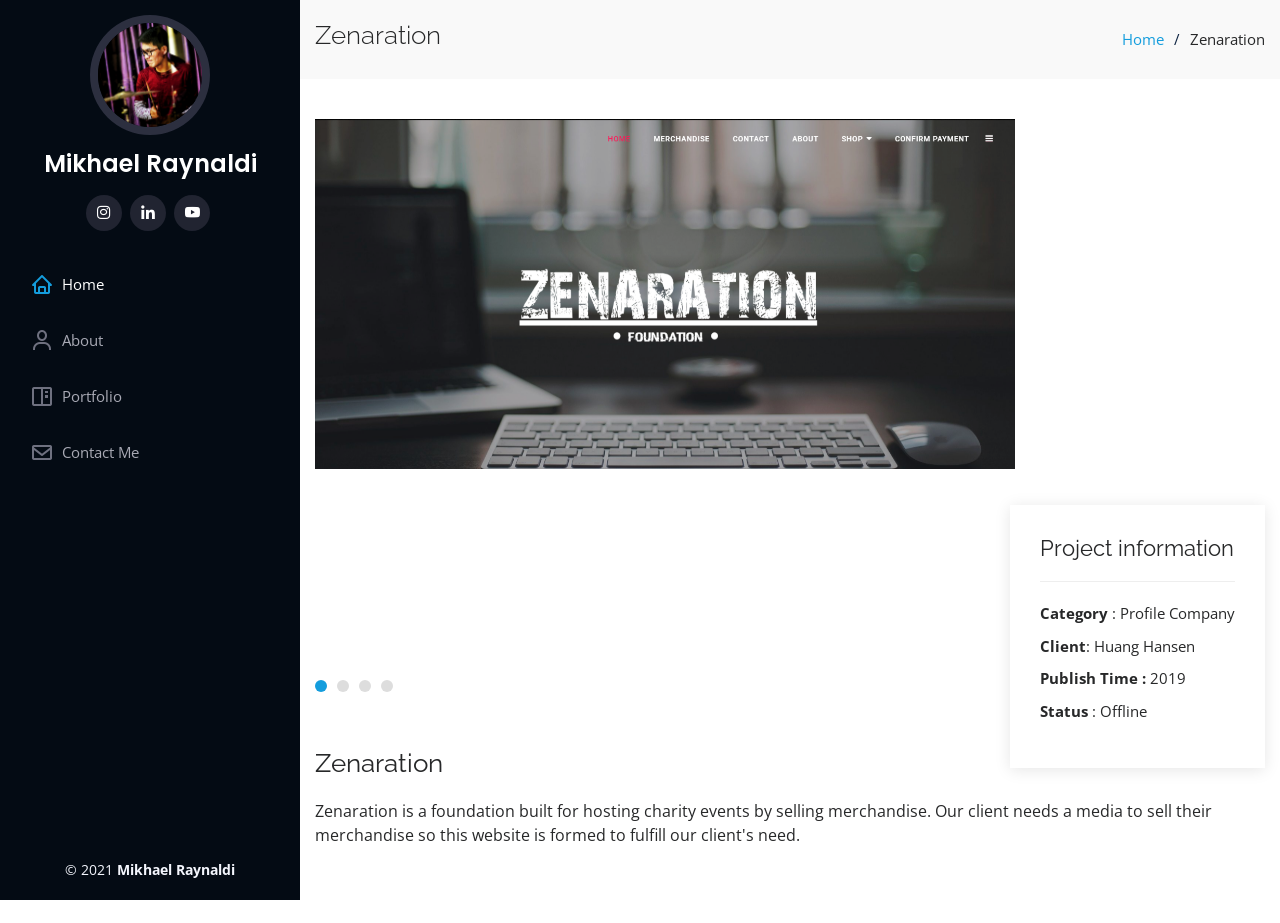
<file: zen.html>
<!DOCTYPE html>
<html lang="en">
  <head>
    <meta charset="utf-8">
    <meta content="width=device-width, initial-scale=1.0" name="viewport">
    <title>Mikhael Raynaldi | Zenaration</title>
    <meta content="" name="description">
    <meta content="" name="keywords">
    <!-- Favicons -->
    <link href="assets/img/favicon.png" rel="icon">
    <link href="assets/img/apple-touch-icon.png" rel="apple-touch-icon">
    <!-- Google Fonts -->
    <link href="https://fonts.googleapis.com/css?family=Open+Sans:300,300i,400,400i,600,600i,700,700i|Raleway:300,300i,400,400i,500,500i,600,600i,700,700i|Poppins:300,300i,400,400i,500,500i,600,600i,700,700i" rel="stylesheet">
    <!-- Vendor CSS Files -->
    <link href="assets/vendor/bootstrap/css/bootstrap.min.css" rel="stylesheet">
    <link href="assets/vendor/icofont/icofont.min.css" rel="stylesheet">
    <link href="assets/vendor/boxicons/css/boxicons.min.css" rel="stylesheet">
    <link href="assets/vendor/venobox/venobox.css" rel="stylesheet">
    <link href="assets/vendor/owl.carousel/assets/owl.carousel.min.css" rel="stylesheet">
    <link href="assets/vendor/aos/aos.css" rel="stylesheet">
    <!-- Template Main CSS File -->
    <link href="assets/css/style.css" rel="stylesheet">
  </head>
  <body>
    <!-- ======= Mobile nav toggle button ======= -->
    <button type="button" class="mobile-nav-toggle d-xl-none"><i class="icofont-navigation-menu"></i></button>
    <!-- ======= Header ======= -->
    <header id="header">
      <div class="d-flex flex-column">
        <div class="profile">
          <img src="assets/img/mikhael3.jpeg" alt="" class="img-fluid rounded-circle">
          <h1 class="text-light"><a href="index.html">Mikhael Raynaldi</a></h1>
          <div class="social-links mt-3 text-center">
            <a href="https://www.instagram.com/mikhaelray/" class="instagram" target="_blank"><i class="bx bxl-instagram"></i></a>
           <!--  <a href="https://github.com/mikhaelraynaldi" class="github" target="_blank"><i class="bx bxl-github"></i></a> -->
            <a href="https://www.linkedin.com/in/mikhael-raynaldi-b46b6616b/" class="linkedin" target="_blank"><i class="bx bxl-linkedin"></i></a>
            <a href="https://www.youtube.com/channel/UC35LJPmsm6HlutBC9_S8QdQ" class="youtube" target="_blank"><i class="bx bxl-youtube"></i></a>
            
          </div>
        </div>
        <nav class="nav-menu">
          <ul>
            <li class="active"><a href="index.html"><i class="bx bx-home"></i> <span>Home</span></a></li>
            <li><a href="index.html#about"><i class="bx bx-user"></i> <span>About</span></a></li>
            <!-- <li><a href="#experiences"><i class="bx bx-file-blank"></i> <span>Experiences</span></a></li> -->
            <li><a href="index.html#portfolio"><i class="bx bx-book-content"></i> Portfolio</a></li>
            <li><a href="index.html#contact"><i class="bx bx-envelope"></i> Contact Me</a></li>
          </ul>
          </nav><!-- .nav-menu -->
          <button type="button" class="mobile-nav-toggle d-xl-none"><i class="icofont-navigation-menu"></i></button>
        </div>
        </header><!-- End Header -->
        <main id="main">
          <!-- ======= Breadcrumbs ======= -->
          <section id="breadcrumbs" class="breadcrumbs">
            <div class="container">
              <div class="d-flex justify-content-between align-items-center">
                <h2>Zenaration</h2>
                <ol>
                  <li><a href="index.html">Home</a></li>
                  <li>Zenaration</li>
                </ol>
              </div>
            </div>
            </section><!-- End Breadcrumbs -->
            <!-- ======= Portfolio Details Section ======= -->
            <section id="portfolio-details" class="portfolio-details">
              <div class="container">
                <div class="portfolio-details-container">
                  <div class="owl-carousel portfolio-details-carousel">
                    <img src="assets/img/portfolio/zen.png" class="img-fluid" alt="" style="height: 350px; width: 700px;">
                    <img src="assets/img/portfolio/zen2.png" class="img-fluid" alt="" style="height: 350px; width: 700px;">
                    <img src="assets/img/portfolio/zen3.png" class="img-fluid" alt="" style="height: 550px; width: 700px;">
                    <img src="assets/img/portfolio/zen4.png" class="img-fluid" alt="" style="height: 550px; width: 700px;">
                  </div>
                  <div class="portfolio-info">
                    <h3>Project information</h3>
                    <ul>
                      <li><strong>Category</strong> : Profile Company </li>
                      <li><strong>Client</strong>: Huang Hansen</li>
                      <li><strong>Publish Time : </strong> 2019</li>
                      <li><strong>Status</strong> : Offline</li>
                      
                    </ul>
                  </div>
                </div>
                <div class="portfolio-description">
                  <h2>Zenaration</h2>
                  <p>
                    Zenaration is a foundation built for hosting charity events by selling merchandise. Our client needs a media to sell their merchandise so this website is formed to fulfill our client's need.
                </div>
              </div>
              </section><!-- End Portfolio Details Section -->
              </main><!-- End #main -->
              <!-- ======= Footer ======= -->
              <footer id="footer">
                <div class="container">
                  <div class="copyright">
                    &copy; 2021 <strong><span>Mikhael Raynaldi</span></strong>
                  </div>
                  <div class="credits">
                    
                  </div>
                </div>
                </footer><!-- End  Footer -->
                <a href="#" class="back-to-top"><i class="icofont-simple-up"></i></a>
                <!-- Vendor JS Files -->
                <script src="assets/vendor/jquery/jquery.min.js"></script>
                <script src="assets/vendor/bootstrap/js/bootstrap.bundle.min.js"></script>
                <script src="assets/vendor/jquery.easing/jquery.easing.min.js"></script>
                <script src="assets/vendor/php-email-form/validate.js"></script>
                <script src="assets/vendor/waypoints/jquery.waypoints.min.js"></script>
                <script src="assets/vendor/counterup/counterup.min.js"></script>
                <script src="assets/vendor/isotope-layout/isotope.pkgd.min.js"></script>
                <script src="assets/vendor/venobox/venobox.min.js"></script>
                <script src="assets/vendor/owl.carousel/owl.carousel.min.js"></script>
                <script src="assets/vendor/typed.js/typed.min.js"></script>
                <script src="assets/vendor/aos/aos.js"></script>
                <!-- Template Main JS File -->
                <script src="assets/js/main.js"></script>
              </body>
            </html>
</file>
<file: assets/vendor/venobox/venobox.css>
/* ------ venobox.css --------*/
.vbox-overlay *, .vbox-overlay *:before, .vbox-overlay *:after{
    -webkit-backface-visibility: hidden;
    -webkit-box-sizing:border-box;
    -moz-box-sizing:border-box;
    box-sizing:border-box;
}
.vbox-overlay * { 
    -webkit-backface-visibility: visible;
    backface-visibility: visible;
}
.vbox-overlay{
    display: -webkit-flex;
    display: flex;
    -webkit-flex-direction: column;
    flex-direction: column;
    -webkit-justify-content: center;
    justify-content: center;
    -webkit-align-items: center;
    align-items: center;
    position: fixed;
    left: 0;
    top: 0;
    bottom: 0;
    right: 0;
    z-index: 999999;
}

/* ----- navigation ----- */
.vbox-title{
    width: 100%;
    height: 40px;
    float: left;
    text-align: center;
    line-height: 28px;
    font-size: 12px;
    padding: 6px 50px;
    overflow: hidden;
    position: fixed;
    display: none;
    left: 0;
    z-index: 89;
}
.vbox-close{
    cursor: pointer;
    position: fixed;
    top: -1px;
    right: 0;
    width: 50px;
    height: 40px;
    padding: 6px;
    display: block;
    background-position:10px center;
    overflow: hidden;
    font-size: 24px;
    line-height: 1;
    text-align: center;
    z-index: 99;
}
.vbox-left{
    cursor: pointer;
    position: fixed;
    left: 0;
    height: 40px;
    overflow: hidden;
    line-height: 28px;
    font-size: 12px;
    z-index: 99;
    display: flex;
    align-items:center;
}
.vbox-num{
    display: inline-block;
    margin: 6px 0 6px 15px;
}
/* ----- Social share ----- */
.vbox-share{
    line-height: 28px;
    font-size: 12px;
    overflow: hidden;
    position: fixed;
    left: 0;
    z-index: 98;
    display: flex;
    align-items:center;
    justify-content: center;
    width: 100%;
    text-align: center;
}
.vbox-share svg{
    max-height: 28px;
    width: 28px;
    z-index: 10;
    margin-left: 12px;
    margin-top: 6px;
    margin-bottom: 6px;
    vertical-align: middle;
}


/* ----- navigation ARROWS ----- */
.vbox-next, .vbox-prev{
    position: fixed;
    top: 50%;
    margin-top: -15px;
    overflow: hidden;
    cursor: pointer;
    display: block;
    width: 45px;
    height: 45px;
    z-index: 99;
}
.vbox-next span, .vbox-prev span{
    position: relative;
    width: 20px;
    height: 20px;
    border: 2px solid transparent;
    border-top-color: #B6B6B6;
    border-right-color: #B6B6B6;
    text-indent: -100px;
    position: absolute;
    top: 8px;
    display: block;
}
.vbox-prev{
    left: 15px;
}
.vbox-next{
    right: 15px;
}
.vbox-prev span{
    left: 10px;
    -ms-transform: rotate(-135deg);
    -webkit-transform: rotate(-135deg);
    transform: rotate(-135deg);
}
.vbox-next span{
    -ms-transform: rotate(45deg);
    -webkit-transform: rotate(45deg);
    transform: rotate(45deg);
    right: 10px;
}
/* ------- inline window ------ */
.vbox-inline{
    width: 420px;
    height: 315px;
    height: 70vh;
    padding: 10px;
    background: #fff;
    margin: 0 auto;
    overflow: auto;
    text-align: left;
}
/* ------- Video & iFrames window ------ */
.venoframe{
    max-width: 100%;
    width: 100%;
    border: none;
    width: 100%;
    height: 260px;
    height: 70vh;
}
.venoframe.vbvid{
    height: 260px;
}
@media (min-width: 768px) {
    .venoframe, .vbox-inline{
        width: 90%;
        height: 360px;
        height: 70vh;
    }
    .venoframe.vbvid{
        width: 640px;
        height: 360px;
    }
}
@media (min-width: 992px) {
    .venoframe, .vbox-inline{
        max-width: 1200px;
        width: 80%;
        height: 540px;
        height: 70vh;
    }
    .venoframe.vbvid{
        width: 960px;
        height: 540px;
    }
}
/* 
Please do NOT edit this part! 
or at least read this note: http://i.imgur.com/7C0ws9e.gif
*/
.vbox-open{
    overflow: hidden;
}
.vbox-container{
    position: absolute;
    left: 0;
    right: 0;
    top: 0;
    bottom: 0;
    overflow-x: hidden;
    overflow-y: scroll;
    overflow-scrolling: touch;
    -webkit-overflow-scrolling: touch;
    z-index: 20;
    max-height: 100%;

}

.vbox-content{
    text-align: center;
    float: left;
    width: 100%;
    position: relative;
    overflow: hidden;
    padding: 20px 4%;
}
.vbox-container img{
    max-width: 100%;
    height: auto;
}
.vbox-figlio{
    box-shadow: 0 0 12px rgba(0,0,0,0.19), 0 6px 6px rgba(0,0,0,0.23);
    max-width: 100%;
    text-align: initial;
}
img.vbox-figlio{
    -webkit-user-select: none;
-khtml-user-select: none;
-moz-user-select: none;
-o-user-select: none;
user-select: none;
}
.vbox-content.swipe-left{
    margin-left: -200px !important;
}
.vbox-content.swipe-right{
    margin-left: 200px !important;
}
.vbox-animated{
    webkit-transition: margin 300ms ease-out;
    transition: margin 300ms ease-out;
}

/* ---------- preloader ----------
 * SPINKIT 
 * http://tobiasahlin.com/spinkit/
-------------------------------- */
.sk-double-bounce,.sk-rotating-plane{width:40px;height:40px;margin:40px auto}.sk-rotating-plane{background-color:#333;-webkit-animation:sk-rotatePlane 1.2s infinite ease-in-out;animation:sk-rotatePlane 1.2s infinite ease-in-out}@-webkit-keyframes sk-rotatePlane{0%{-webkit-transform:perspective(120px) rotateX(0) rotateY(0);transform:perspective(120px) rotateX(0) rotateY(0)}50%{-webkit-transform:perspective(120px) rotateX(-180.1deg) rotateY(0);transform:perspective(120px) rotateX(-180.1deg) rotateY(0)}100%{-webkit-transform:perspective(120px) rotateX(-180deg) rotateY(-179.9deg);transform:perspective(120px) rotateX(-180deg) rotateY(-179.9deg)}}@keyframes sk-rotatePlane{0%{-webkit-transform:perspective(120px) rotateX(0) rotateY(0);transform:perspective(120px) rotateX(0) rotateY(0)}50%{-webkit-transform:perspective(120px) rotateX(-180.1deg) rotateY(0);transform:perspective(120px) rotateX(-180.1deg) rotateY(0)}100%{-webkit-transform:perspective(120px) rotateX(-180deg) rotateY(-179.9deg);transform:perspective(120px) rotateX(-180deg) rotateY(-179.9deg)}}.sk-double-bounce{position:relative}.sk-double-bounce .sk-child{width:100%;height:100%;border-radius:50%;background-color:#333;opacity:.6;position:absolute;top:0;left:0;-webkit-animation:sk-doubleBounce 2s infinite ease-in-out;animation:sk-doubleBounce 2s infinite ease-in-out}.sk-chasing-dots .sk-child,.sk-spinner-pulse,.sk-three-bounce .sk-child{background-color:#333;border-radius:100%}.sk-double-bounce .sk-double-bounce2{-webkit-animation-delay:-1s;animation-delay:-1s}@-webkit-keyframes sk-doubleBounce{0%,100%{-webkit-transform:scale(0);transform:scale(0)}50%{-webkit-transform:scale(1);transform:scale(1)}}@keyframes sk-doubleBounce{0%,100%{-webkit-transform:scale(0);transform:scale(0)}50%{-webkit-transform:scale(1);transform:scale(1)}}.sk-wave{margin:40px auto;width:50px;height:40px;text-align:center;font-size:10px}.sk-wave .sk-rect{background-color:#333;height:100%;width:6px;display:inline-block;-webkit-animation:sk-waveStretchDelay 1.2s infinite ease-in-out;animation:sk-waveStretchDelay 1.2s infinite ease-in-out}.sk-wave .sk-rect1{-webkit-animation-delay:-1.2s;animation-delay:-1.2s}.sk-wave .sk-rect2{-webkit-animation-delay:-1.1s;animation-delay:-1.1s}.sk-wave .sk-rect3{-webkit-animation-delay:-1s;animation-delay:-1s}.sk-wave .sk-rect4{-webkit-animation-delay:-.9s;animation-delay:-.9s}.sk-wave .sk-rect5{-webkit-animation-delay:-.8s;animation-delay:-.8s}@-webkit-keyframes sk-waveStretchDelay{0%,100%,40%{-webkit-transform:scaleY(.4);transform:scaleY(.4)}20%{-webkit-transform:scaleY(1);transform:scaleY(1)}}@keyframes sk-waveStretchDelay{0%,100%,40%{-webkit-transform:scaleY(.4);transform:scaleY(.4)}20%{-webkit-transform:scaleY(1);transform:scaleY(1)}}.sk-wandering-cubes{margin:40px auto;width:40px;height:40px;position:relative}.sk-wandering-cubes .sk-cube{background-color:#333;width:10px;height:10px;position:absolute;top:0;left:0;-webkit-animation:sk-wanderingCube 1.8s ease-in-out -1.8s infinite both;animation:sk-wanderingCube 1.8s ease-in-out -1.8s infinite both}.sk-chasing-dots,.sk-spinner-pulse{width:40px;height:40px;margin:40px auto}.sk-wandering-cubes .sk-cube2{-webkit-animation-delay:-.9s;animation-delay:-.9s}@-webkit-keyframes sk-wanderingCube{0%{-webkit-transform:rotate(0);transform:rotate(0)}25%{-webkit-transform:translateX(30px) rotate(-90deg) scale(.5);transform:translateX(30px) rotate(-90deg) scale(.5)}50%{-webkit-transform:translateX(30px) translateY(30px) rotate(-179deg);transform:translateX(30px) translateY(30px) rotate(-179deg)}50.1%{-webkit-transform:translateX(30px) translateY(30px) rotate(-180deg);transform:translateX(30px) translateY(30px) rotate(-180deg)}75%{-webkit-transform:translateX(0) translateY(30px) rotate(-270deg) scale(.5);transform:translateX(0) translateY(30px) rotate(-270deg) scale(.5)}100%{-webkit-transform:rotate(-360deg);transform:rotate(-360deg)}}@keyframes sk-wanderingCube{0%{-webkit-transform:rotate(0);transform:rotate(0)}25%{-webkit-transform:translateX(30px) rotate(-90deg) scale(.5);transform:translateX(30px) rotate(-90deg) scale(.5)}50%{-webkit-transform:translateX(30px) translateY(30px) rotate(-179deg);transform:translateX(30px) translateY(30px) rotate(-179deg)}50.1%{-webkit-transform:translateX(30px) translateY(30px) rotate(-180deg);transform:translateX(30px) translateY(30px) rotate(-180deg)}75%{-webkit-transform:translateX(0) translateY(30px) rotate(-270deg) scale(.5);transform:translateX(0) translateY(30px) rotate(-270deg) scale(.5)}100%{-webkit-transform:rotate(-360deg);transform:rotate(-360deg)}}.sk-spinner-pulse{-webkit-animation:sk-pulseScaleOut 1s infinite ease-in-out;animation:sk-pulseScaleOut 1s infinite ease-in-out}@-webkit-keyframes sk-pulseScaleOut{0%{-webkit-transform:scale(0);transform:scale(0)}100%{-webkit-transform:scale(1);transform:scale(1);opacity:0}}@keyframes sk-pulseScaleOut{0%{-webkit-transform:scale(0);transform:scale(0)}100%{-webkit-transform:scale(1);transform:scale(1);opacity:0}}.sk-chasing-dots{position:relative;text-align:center;-webkit-animation:sk-chasingDotsRotate 2s infinite linear;animation:sk-chasingDotsRotate 2s infinite linear}.sk-chasing-dots .sk-child{width:60%;height:60%;display:inline-block;position:absolute;top:0;-webkit-animation:sk-chasingDotsBounce 2s infinite ease-in-out;animation:sk-chasingDotsBounce 2s infinite ease-in-out}.sk-chasing-dots .sk-dot2{top:auto;bottom:0;-webkit-animation-delay:-1s;animation-delay:-1s}@-webkit-keyframes sk-chasingDotsRotate{100%{-webkit-transform:rotate(360deg);transform:rotate(360deg)}}@keyframes sk-chasingDotsRotate{100%{-webkit-transform:rotate(360deg);transform:rotate(360deg)}}@-webkit-keyframes sk-chasingDotsBounce{0%,100%{-webkit-transform:scale(0);transform:scale(0)}50%{-webkit-transform:scale(1);transform:scale(1)}}@keyframes sk-chasingDotsBounce{0%,100%{-webkit-transform:scale(0);transform:scale(0)}50%{-webkit-transform:scale(1);transform:scale(1)}}.sk-three-bounce{margin:40px auto;width:80px;text-align:center}.sk-three-bounce .sk-child{width:20px;height:20px;display:inline-block;-webkit-animation:sk-three-bounce 1.4s ease-in-out 0s infinite both;animation:sk-three-bounce 1.4s ease-in-out 0s infinite both}.sk-circle .sk-child:before,.sk-fading-circle .sk-circle:before{display:block;border-radius:100%;content:'';background-color:#333}.sk-three-bounce .sk-bounce1{-webkit-animation-delay:-.32s;animation-delay:-.32s}.sk-three-bounce .sk-bounce2{-webkit-animation-delay:-.16s;animation-delay:-.16s}@-webkit-keyframes sk-three-bounce{0%,100%,80%{-webkit-transform:scale(0);transform:scale(0)}40%{-webkit-transform:scale(1);transform:scale(1)}}@keyframes sk-three-bounce{0%,100%,80%{-webkit-transform:scale(0);transform:scale(0)}40%{-webkit-transform:scale(1);transform:scale(1)}}.sk-circle{margin:40px auto;width:40px;height:40px;position:relative}.sk-circle .sk-child{width:100%;height:100%;position:absolute;left:0;top:0}.sk-circle .sk-child:before{margin:0 auto;width:15%;height:15%;-webkit-animation:sk-circleBounceDelay 1.2s infinite ease-in-out both;animation:sk-circleBounceDelay 1.2s infinite ease-in-out both}.sk-circle .sk-circle2{-webkit-transform:rotate(30deg);-ms-transform:rotate(30deg);transform:rotate(30deg)}.sk-circle .sk-circle3{-webkit-transform:rotate(60deg);-ms-transform:rotate(60deg);transform:rotate(60deg)}.sk-circle .sk-circle4{-webkit-transform:rotate(90deg);-ms-transform:rotate(90deg);transform:rotate(90deg)}.sk-circle .sk-circle5{-webkit-transform:rotate(120deg);-ms-transform:rotate(120deg);transform:rotate(120deg)}.sk-circle .sk-circle6{-webkit-transform:rotate(150deg);-ms-transform:rotate(150deg);transform:rotate(150deg)}.sk-circle .sk-circle7{-webkit-transform:rotate(180deg);-ms-transform:rotate(180deg);transform:rotate(180deg)}.sk-circle .sk-circle8{-webkit-transform:rotate(210deg);-ms-transform:rotate(210deg);transform:rotate(210deg)}.sk-circle .sk-circle9{-webkit-transform:rotate(240deg);-ms-transform:rotate(240deg);transform:rotate(240deg)}.sk-circle .sk-circle10{-webkit-transform:rotate(270deg);-ms-transform:rotate(270deg);transform:rotate(270deg)}.sk-circle .sk-circle11{-webkit-transform:rotate(300deg);-ms-transform:rotate(300deg);transform:rotate(300deg)}.sk-circle .sk-circle12{-webkit-transform:rotate(330deg);-ms-transform:rotate(330deg);transform:rotate(330deg)}.sk-circle .sk-circle2:before{-webkit-animation-delay:-1.1s;animation-delay:-1.1s}.sk-circle .sk-circle3:before{-webkit-animation-delay:-1s;animation-delay:-1s}.sk-circle .sk-circle4:before{-webkit-animation-delay:-.9s;animation-delay:-.9s}.sk-circle .sk-circle5:before{-webkit-animation-delay:-.8s;animation-delay:-.8s}.sk-circle .sk-circle6:before{-webkit-animation-delay:-.7s;animation-delay:-.7s}.sk-circle .sk-circle7:before{-webkit-animation-delay:-.6s;animation-delay:-.6s}.sk-circle .sk-circle8:before{-webkit-animation-delay:-.5s;animation-delay:-.5s}.sk-circle .sk-circle9:before{-webkit-animation-delay:-.4s;animation-delay:-.4s}.sk-circle .sk-circle10:before{-webkit-animation-delay:-.3s;animation-delay:-.3s}.sk-circle .sk-circle11:before{-webkit-animation-delay:-.2s;animation-delay:-.2s}.sk-circle .sk-circle12:before{-webkit-animation-delay:-.1s;animation-delay:-.1s}@-webkit-keyframes sk-circleBounceDelay{0%,100%,80%{-webkit-transform:scale(0);transform:scale(0)}40%{-webkit-transform:scale(1);transform:scale(1)}}@keyframes sk-circleBounceDelay{0%,100%,80%{-webkit-transform:scale(0);transform:scale(0)}40%{-webkit-transform:scale(1);transform:scale(1)}}.sk-cube-grid{width:40px;height:40px;margin:40px auto}.sk-cube-grid .sk-cube{width:33.33%;height:33.33%;background-color:#333;float:left;-webkit-animation:sk-cubeGridScaleDelay 1.3s infinite ease-in-out;animation:sk-cubeGridScaleDelay 1.3s infinite ease-in-out}.sk-cube-grid .sk-cube1{-webkit-animation-delay:.2s;animation-delay:.2s}.sk-cube-grid .sk-cube2{-webkit-animation-delay:.3s;animation-delay:.3s}.sk-cube-grid .sk-cube3{-webkit-animation-delay:.4s;animation-delay:.4s}.sk-cube-grid .sk-cube4{-webkit-animation-delay:.1s;animation-delay:.1s}.sk-cube-grid .sk-cube5{-webkit-animation-delay:.2s;animation-delay:.2s}.sk-cube-grid .sk-cube6{-webkit-animation-delay:.3s;animation-delay:.3s}.sk-cube-grid .sk-cube7{-webkit-animation-delay:0ms;animation-delay:0ms}.sk-cube-grid .sk-cube8{-webkit-animation-delay:.1s;animation-delay:.1s}.sk-cube-grid .sk-cube9{-webkit-animation-delay:.2s;animation-delay:.2s}@-webkit-keyframes sk-cubeGridScaleDelay{0%,100%,70%{-webkit-transform:scale3D(1,1,1);transform:scale3D(1,1,1)}35%{-webkit-transform:scale3D(0,0,1);transform:scale3D(0,0,1)}}@keyframes sk-cubeGridScaleDelay{0%,100%,70%{-webkit-transform:scale3D(1,1,1);transform:scale3D(1,1,1)}35%{-webkit-transform:scale3D(0,0,1);transform:scale3D(0,0,1)}}.sk-fading-circle{margin:40px auto;width:40px;height:40px;position:relative}.sk-fading-circle .sk-circle{width:100%;height:100%;position:absolute;left:0;top:0}.sk-fading-circle .sk-circle:before{margin:0 auto;width:15%;height:15%;-webkit-animation:sk-circleFadeDelay 1.2s infinite ease-in-out both;animation:sk-circleFadeDelay 1.2s infinite ease-in-out both}.sk-fading-circle .sk-circle2{-webkit-transform:rotate(30deg);-ms-transform:rotate(30deg);transform:rotate(30deg)}.sk-fading-circle .sk-circle3{-webkit-transform:rotate(60deg);-ms-transform:rotate(60deg);transform:rotate(60deg)}.sk-fading-circle .sk-circle4{-webkit-transform:rotate(90deg);-ms-transform:rotate(90deg);transform:rotate(90deg)}.sk-fading-circle .sk-circle5{-webkit-transform:rotate(120deg);-ms-transform:rotate(120deg);transform:rotate(120deg)}.sk-fading-circle .sk-circle6{-webkit-transform:rotate(150deg);-ms-transform:rotate(150deg);transform:rotate(150deg)}.sk-fading-circle .sk-circle7{-webkit-transform:rotate(180deg);-ms-transform:rotate(180deg);transform:rotate(180deg)}.sk-fading-circle .sk-circle8{-webkit-transform:rotate(210deg);-ms-transform:rotate(210deg);transform:rotate(210deg)}.sk-fading-circle .sk-circle9{-webkit-transform:rotate(240deg);-ms-transform:rotate(240deg);transform:rotate(240deg)}.sk-fading-circle .sk-circle10{-webkit-transform:rotate(270deg);-ms-transform:rotate(270deg);transform:rotate(270deg)}.sk-fading-circle .sk-circle11{-webkit-transform:rotate(300deg);-ms-transform:rotate(300deg);transform:rotate(300deg)}.sk-fading-circle .sk-circle12{-webkit-transform:rotate(330deg);-ms-transform:rotate(330deg);transform:rotate(330deg)}.sk-fading-circle .sk-circle2:before{-webkit-animation-delay:-1.1s;animation-delay:-1.1s}.sk-fading-circle .sk-circle3:before{-webkit-animation-delay:-1s;animation-delay:-1s}.sk-fading-circle .sk-circle4:before{-webkit-animation-delay:-.9s;animation-delay:-.9s}.sk-fading-circle .sk-circle5:before{-webkit-animation-delay:-.8s;animation-delay:-.8s}.sk-fading-circle .sk-circle6:before{-webkit-animation-delay:-.7s;animation-delay:-.7s}.sk-fading-circle .sk-circle7:before{-webkit-animation-delay:-.6s;animation-delay:-.6s}.sk-fading-circle .sk-circle8:before{-webkit-animation-delay:-.5s;animation-delay:-.5s}.sk-fading-circle .sk-circle9:before{-webkit-animation-delay:-.4s;animation-delay:-.4s}.sk-fading-circle .sk-circle10:before{-webkit-animation-delay:-.3s;animation-delay:-.3s}.sk-fading-circle .sk-circle11:before{-webkit-animation-delay:-.2s;animation-delay:-.2s}.sk-fading-circle .sk-circle12:before{-webkit-animation-delay:-.1s;animation-delay:-.1s}@-webkit-keyframes sk-circleFadeDelay{0%,100%,39%{opacity:0}40%{opacity:1}}@keyframes sk-circleFadeDelay{0%,100%,39%{opacity:0}40%{opacity:1}}.sk-folding-cube{margin:40px auto;width:40px;height:40px;position:relative;-webkit-transform:rotateZ(45deg);transform:rotateZ(45deg)}.sk-folding-cube .sk-cube{float:left;width:50%;height:50%;position:relative;-webkit-transform:scale(1.1);-ms-transform:scale(1.1);transform:scale(1.1)}.sk-folding-cube .sk-cube:before{content:'';position:absolute;top:0;left:0;width:100%;height:100%;background-color:#333;-webkit-animation:sk-foldCubeAngle 2.4s infinite linear both;animation:sk-foldCubeAngle 2.4s infinite linear both;-webkit-transform-origin:100% 100%;-ms-transform-origin:100% 100%;transform-origin:100% 100%}.sk-folding-cube .sk-cube2{-webkit-transform:scale(1.1) rotateZ(90deg);transform:scale(1.1) rotateZ(90deg)}.sk-folding-cube .sk-cube3{-webkit-transform:scale(1.1) rotateZ(180deg);transform:scale(1.1) rotateZ(180deg)}.sk-folding-cube .sk-cube4{-webkit-transform:scale(1.1) rotateZ(270deg);transform:scale(1.1) rotateZ(270deg)}.sk-folding-cube .sk-cube2:before{-webkit-animation-delay:.3s;animation-delay:.3s}.sk-folding-cube .sk-cube3:before{-webkit-animation-delay:.6s;animation-delay:.6s}.sk-folding-cube .sk-cube4:before{-webkit-animation-delay:.9s;animation-delay:.9s}@-webkit-keyframes sk-foldCubeAngle{0%,10%{-webkit-transform:perspective(140px) rotateX(-180deg);transform:perspective(140px) rotateX(-180deg);opacity:0}25%,75%{-webkit-transform:perspective(140px) rotateX(0);transform:perspective(140px) rotateX(0);opacity:1}100%,90%{-webkit-transform:perspective(140px) rotateY(180deg);transform:perspective(140px) rotateY(180deg);opacity:0}}@keyframes sk-foldCubeAngle{0%,10%{-webkit-transform:perspective(140px) rotateX(-180deg);transform:perspective(140px) rotateX(-180deg);opacity:0}25%,75%{-webkit-transform:perspective(140px) rotateX(0);transform:perspective(140px) rotateX(0);opacity:1}100%,90%{-webkit-transform:perspective(140px) rotateY(180deg);transform:perspective(140px) rotateY(180deg);opacity:0}}
</file>
<file: assets/css/style.css>
body {
  font-family: "Open Sans", sans-serif;
  color: #272829;
}

a {
  color: #149ddd;
}

a:hover {
  color: #37b3ed;
  text-decoration: none;
}

h1, h2, h3, h4, h5, h6 {
  font-family: "Raleway", sans-serif;
}

/*--------------------------------------------------------------
# Back to top button
--------------------------------------------------------------*/
.back-to-top {
  position: fixed;
  display: none;
  width: 40px;
  height: 40px;
  border-radius: 50px;
  right: 15px;
  bottom: 15px;
  background: #149ddd;
  color: #fff;
  transition: display 0.5s ease-in-out;
  z-index: 99999;
}

.back-to-top i {
  font-size: 24px;
  position: absolute;
  top: 7px;
  left: 8px;
}

.back-to-top:hover {
  color: #fff;
  background: #2eafec;
  transition: background 0.2s ease-in-out;
}

/*--------------------------------------------------------------
# Header
--------------------------------------------------------------*/
#header {
  position: fixed;
  top: 0;
  left: 0;
  bottom: 0;
  width: 300px;
  transition: all ease-in-out 0.5s;
  z-index: 9997;
  transition: all 0.5s;
  padding: 0 15px;
  background: #040b14;
  overflow-y: auto;
}

#header .profile img {
  margin: 15px auto;
  display: block;
  width: 120px;
  border: 8px solid #2c2f3f;
}

#header .profile h1 {
  font-size: 24px;
  margin: 0;
  padding: 0;
  font-weight: 600;
  -moz-text-align-last: center;
  text-align-last: center;
  font-family: "Poppins", sans-serif;
}

#header .profile h1 a, #header .profile h1 a:hover {
  color: #fff;
  text-decoration: none;
}

#header .profile .social-links a {
  font-size: 18px;
  display: inline-block;
  background: #212431;
  color: #fff;
  line-height: 1;
  padding: 8px 0;
  margin-right: 4px;
  border-radius: 50%;
  text-align: center;
  width: 36px;
  height: 36px;
  transition: 0.3s;
}

#header .profile .social-links a:hover {
  background: #149ddd;
  color: #fff;
  text-decoration: none;
}

#main {
  margin-left: 300px;
}

@media (max-width: 1199px) {
  #header {
    left: -300px;
  }
  #main {
    margin-left: 0;
  }
}

/*--------------------------------------------------------------
# Navigation Menu
--------------------------------------------------------------*/
/* Desktop Navigation */
.nav-menu {
  padding-top: 30px;
}

.nav-menu * {
  margin: 0;
  padding: 0;
  list-style: none;
}

.nav-menu > ul > li {
  position: relative;
  white-space: nowrap;
}

.nav-menu a {
  display: flex;
  align-items: center;
  color: #a8a9b4;
  padding: 12px 15px;
  margin-bottom: 8px;
  transition: 0.3s;
  font-size: 15px;
}

.nav-menu a i {
  font-size: 24px;
  padding-right: 8px;
  color: #6f7180;
}

.nav-menu a:hover, .nav-menu .active > a, .nav-menu li:hover > a {
  text-decoration: none;
  color: #fff;
}

.nav-menu a:hover i, .nav-menu .active > a i, .nav-menu li:hover > a i {
  color: #149ddd;
}

/* Mobile Navigation */
.mobile-nav-toggle {
  position: fixed;
  right: 15px;
  top: 15px;
  z-index: 9998;
  border: 0;
  background: none;
  font-size: 24px;
  transition: all 0.4s;
  outline: none !important;
  line-height: 1;
  cursor: pointer;
  text-align: right;
}

.mobile-nav-toggle i {
  color: #149ddd;
}

.mobile-nav-active {
  overflow: hidden;
}

.mobile-nav-active #header {
  left: 0;
}

.mobile-nav-active .mobile-nav-toggle i {
  color: #fff;
}

/*--------------------------------------------------------------
# Hero Section
--------------------------------------------------------------*/
#hero {
  width: 100%;
  height: 100vh;
  /*background-color: #191970;*/
  background: url("../img/desk.jpg") center;
  background-size: cover;
  /*opacity: 0.5;*/
  
}

#hero:before {
  content: "";
  background: rgba(5, 13, 24, 0.3);
  position: absolute;
  bottom: 0;
  top: 0;
  left: 0;
  right: 0;
  z-index: 1;
}

#hero .hero-container {
  position: relative;
  z-index: 2;
  min-width: 300px;
}

#hero h1 {
  margin: 0 0 10px 0;
  font-size: 64px;
  font-weight: 700;
  line-height: 56px;
  color: #fff;
}

#hero p {
  color: #fff;
  margin-bottom: 50px;
  font-size: 26px;
  font-family: "Poppins", sans-serif;
}

#hero p span {
  color: #fff;
  padding-bottom: 4px;
  letter-spacing: 1px;
  border-bottom: 3px solid #149ddd;
}

@media (min-width: 1024px) {
  #hero {
    background-attachment: fixed;
  }
}

@media (max-width: 768px) {
  #hero h1 {
    font-size: 28px;
    line-height: 36px;
  }
  #hero h2 {
    font-size: 18px;
    line-height: 24px;
    margin-bottom: 30px;
  }
}

/*--------------------------------------------------------------
# Sections General
--------------------------------------------------------------*/
section {
  padding: 60px 0;
  overflow: hidden;
}

.section-bg {
  background: #f5f8fd;
}

.section-title {
  padding-bottom: 30px;
}

.section-title h2 {
  font-size: 32px;
  font-weight: bold;
  margin-bottom: 20px;
  padding-bottom: 20px;
  position: relative;
  color: #173b6c;
}

.section-title h2::after {
  content: '';
  position: absolute;
  display: block;
  width: 50px;
  height: 3px;
  background: #149ddd;
  bottom: 0;
  left: 0;
}

.section-title p {
  margin-bottom: 0;
}

/*--------------------------------------------------------------
# About
--------------------------------------------------------------*/
.about .content h3 {
  font-weight: 700;
  font-size: 26px;
  color: #173b6c;
}

.about .content ul {
  list-style: none;
  padding: 0;
}

.about .content ul li {
  padding-bottom: 10px;
}

.about .content ul i {
  font-size: 20px;
  padding-right: 2px;
  color: #149ddd;
}

.about .content p:last-child {
  margin-bottom: 0;
}

/*--------------------------------------------------------------
# Facts
--------------------------------------------------------------*/
.facts {
  padding-bottom: 30px;
}

.facts .count-box {
  padding: 30px;
  width: 100%;
}

.facts .count-box i {
  display: block;
  font-size: 44px;
  color: #149ddd;
  float: left;
}

.facts .count-box span {
  font-size: 48px;
  line-height: 40px;
  display: block;
  font-weight: 700;
  color: #050d18;
  margin-left: 60px;
}

.facts .count-box p {
  padding: 15px 0 0 0;
  margin: 0 0 0 60px;
  font-family: "Raleway", sans-serif;
  font-size: 14px;
  color: #122f57;
}

.facts .count-box a {
  font-weight: 600;
  display: block;
  margin-top: 20px;
  color: #122f57;
  font-size: 15px;
  font-family: "Poppins", sans-serif;
  transition: ease-in-out 0.3s;
}

.facts .count-box a:hover {
  color: #1f5297;
}

/*--------------------------------------------------------------
# Akills
--------------------------------------------------------------*/
.skills .progress {
  height: 50px;
  display: block;
  background: none;
}

.skills .progress .skill {
  padding: 10px 0;
  margin: 0 0 6px 0;
  text-transform: uppercase;
  display: block;
  font-weight: 600;
  font-family: "Poppins", sans-serif;
  color: #050d18;
}

.skills .progress .skill .val {
  float: right;
  font-style: normal;
}

.skills .progress-bar-wrap {
  background: #dce8f8;
}

.skills .progress-bar {
  width: 1px;
  height: 10px;
  transition: .9s;
  background-color: #149ddd;
}

/*--------------------------------------------------------------
# Resume
--------------------------------------------------------------*/
.resume .resume-title {
  font-size: 26px;
  font-weight: 700;
  margin-top: 20px;
  margin-bottom: 20px;
  color: #050d18;
}

.resume .resume-item {
  padding: 0 0 20px 20px;
  margin-top: -2px;
  border-left: 2px solid #1f5297;
  position: relative;
}

.resume .resume-item h4 {
  line-height: 18px;
  font-size: 18px;
  font-weight: 600;
  text-transform: uppercase;
  font-family: "Poppins", sans-serif;
  color: #050d18;
  margin-bottom: 10px;
}

.resume .resume-item h5 {
  font-size: 16px;
  background: #e4edf9;
  padding: 5px 15px;
  display: inline-block;
  font-weight: 600;
  margin-bottom: 10px;
}

.resume .resume-item ul {
  padding-left: 20px;
}

.resume .resume-item ul li {
  padding-bottom: 10px;
}

.resume .resume-item:last-child {
  padding-bottom: 0;
}

.resume .resume-item::before {
  content: "";
  position: absolute;
  width: 16px;
  height: 16px;
  border-radius: 50px;
  left: -9px;
  top: 0;
  background: #fff;
  border: 2px solid #1f5297;
}

/*--------------------------------------------------------------
# Portfolio
--------------------------------------------------------------*/
.portfolio .portfolio-item {
  margin-bottom: 30px;
}

.portfolio #portfolio-flters {
  padding: 0;
  margin: 0 auto 35px auto;
  list-style: none;
  text-align: center;
  background: #fff;
  border-radius: 50px;
  padding: 2px 15px;
}

.portfolio #portfolio-flters li {
  cursor: pointer;
  display: inline-block;
  padding: 10px 15px 8px 15px;
  font-size: 14px;
  font-weight: 600;
  line-height: 1;
  text-transform: uppercase;
  color: #272829;
  margin-bottom: 5px;
  transition: all 0.3s ease-in-out;
}

.portfolio #portfolio-flters li:hover, .portfolio #portfolio-flters li.filter-active {
  color: #149ddd;
}

.portfolio #portfolio-flters li:last-child {
  margin-right: 0;
}

.portfolio .portfolio-wrap {
  transition: 0.3s;
  position: relative;
  overflow: hidden;
  z-index: 1;
}

.portfolio .portfolio-wrap::before {
  content: "";
  background: rgba(255, 255, 255, 0.5);
  position: absolute;
  left: 0;
  right: 0;
  top: 0;
  bottom: 0;
  transition: all ease-in-out 0.3s;
  z-index: 2;
  opacity: 0;
}

.portfolio .portfolio-wrap .portfolio-links {
  opacity: 1;
  left: 0;
  right: 0;
  bottom: -60px;
  z-index: 3;
  position: absolute;
  transition: all ease-in-out 0.3s;
  display: flex;
  justify-content: center;
}

.portfolio .portfolio-wrap .portfolio-links a {
  color: #fff;
  font-size: 28px;
  text-align: center;
  background: rgba(20, 157, 221, 0.75);
  transition: 0.3s;
  width: 50%;
}

.portfolio .portfolio-wrap .portfolio-links a:hover {
  background: rgba(20, 157, 221, 0.95);
}

.portfolio .portfolio-wrap .portfolio-links a + a {
  border-left: 1px solid #37b3ed;
}

.portfolio .portfolio-wrap:hover::before {
  top: 0;
  left: 0;
  right: 0;
  bottom: 0;
  opacity: 1;
}

.portfolio .portfolio-wrap:hover .portfolio-links {
  opacity: 1;
  bottom: 0;
}

/*--------------------------------------------------------------
# Services
--------------------------------------------------------------*/
.services .icon-box {
  margin-bottom: 20px;
}

.services .icon {
  float: left;
  display: flex;
  align-items: center;
  justify-content: center;
  width: 54px;
  height: 54px;
  background: #149ddd;
  border-radius: 50%;
  transition: 0.5s;
  border: 1px solid #149ddd;
}

.services .icon i {
  color: #fff;
  font-size: 24px;
}

.services .icon-box:hover .icon {
  background: #fff;
}

.services .icon-box:hover .icon i {
  color: #149ddd;
}

.services .title {
  margin-left: 80px;
  font-weight: 700;
  margin-bottom: 15px;
  font-size: 18px;
}

.services .title a {
  color: #343a40;
}

.services .title a:hover {
  color: #149ddd;
}

.services .description {
  margin-left: 80px;
  line-height: 24px;
  font-size: 14px;
}

/*--------------------------------------------------------------
# Testimonials
--------------------------------------------------------------*/
.testimonials .testimonial-item {
  box-sizing: content-box;
  text-align: center;
  min-height: 320px;
}

.testimonials .testimonial-item .testimonial-img {
  width: 90px;
  border-radius: 50%;
  margin: 0 auto;
}

.testimonials .testimonial-item h3 {
  font-size: 18px;
  font-weight: bold;
  margin: 10px 0 5px 0;
  color: #111;
}

.testimonials .testimonial-item h4 {
  font-size: 14px;
  color: #999;
  margin: 0;
}

.testimonials .testimonial-item .quote-icon-left, .testimonials .testimonial-item .quote-icon-right {
  color: #c3e8fa;
  font-size: 26px;
}

.testimonials .testimonial-item .quote-icon-left {
  display: inline-block;
  left: -5px;
  position: relative;
}

.testimonials .testimonial-item .quote-icon-right {
  display: inline-block;
  right: -5px;
  position: relative;
  top: 10px;
}

.testimonials .testimonial-item p {
  font-style: italic;
  margin: 0 15px 15px 15px;
  padding: 20px;
  background: #fff;
  position: relative;
  margin-bottom: 35px;
  border-radius: 6px;
  box-shadow: 0px 2px 15px rgba(0, 0, 0, 0.1);
}

.testimonials .testimonial-item p::after {
  content: "";
  width: 0;
  height: 0;
  border-top: 20px solid #fff;
  border-right: 20px solid transparent;
  border-left: 20px solid transparent;
  position: absolute;
  bottom: -20px;
  left: calc(50% - 20px);
}

.testimonials .owl-nav, .testimonials .owl-dots {
  margin-top: 5px;
  text-align: center;
}

.testimonials .owl-dot {
  display: inline-block;
  margin: 0 5px;
  width: 12px;
  height: 12px;
  border-radius: 50%;
  background-color: #ddd !important;
}

.testimonials .owl-dot.active {
  background-color: #149ddd !important;
}

@media (max-width: 767px) {
  .testimonials {
    margin: 30px 10px;
  }
}

/*--------------------------------------------------------------
# Contact
--------------------------------------------------------------*/
.contact {
  padding-bottom: 130px;
}

.contact .info {
  padding: 30px;
  background: #fff;
  width: 100%;
  box-shadow: 0 0 24px 0 rgba(0, 0, 0, 0.12);
}

.contact .info i {
  font-size: 20px;
  color: #149ddd;
  float: left;
  width: 44px;
  height: 44px;
  background: #dff3fc;
  display: flex;
  justify-content: center;
  align-items: center;
  border-radius: 50px;
  transition: all 0.3s ease-in-out;
}

.contact .info h4 {
  padding: 0 0 0 60px;
  font-size: 22px;
  font-weight: 600;
  margin-bottom: 5px;
  color: #050d18;
}

.contact .info p {
  padding: 0 0 10px 60px;
  margin-bottom: 20px;
  font-size: 14px;
  color: #173b6c;
}

.contact .info .email p {
  padding-top: 5px;
}

.contact .info .social-links {
  padding-left: 60px;
}

.contact .info .social-links a {
  font-size: 18px;
  display: inline-block;
  background: #333;
  color: #fff;
  line-height: 1;
  padding: 8px 0;
  border-radius: 50%;
  text-align: center;
  width: 36px;
  height: 36px;
  transition: 0.3s;
  margin-right: 10px;
}

.contact .info .social-links a:hover {
  background: #149ddd;
  color: #fff;
}

.contact .info .email:hover i, .contact .info .address:hover i, .contact .info .phone:hover i {
  background: #149ddd;
  color: #fff;
}

.contact .php-email-form {
  width: 100%;
  padding: 30px;
  background: #fff;
  box-shadow: 0 0 24px 0 rgba(0, 0, 0, 0.12);
}

.contact .php-email-form .form-group {
  padding-bottom: 8px;
}

.contact .php-email-form .validate {
  display: none;
  color: red;
  margin: 0 0 15px 0;
  font-weight: 400;
  font-size: 13px;
}

.contact .php-email-form .error-message {
  display: none;
  color: #fff;
  background: #ed3c0d;
  text-align: left;
  padding: 15px;
  font-weight: 600;
}

.contact .php-email-form .error-message br + br {
  margin-top: 25px;
}

.contact .php-email-form .sent-message {
  display: none;
  color: #fff;
  background: #18d26e;
  text-align: center;
  padding: 15px;
  font-weight: 600;
}

.contact .php-email-form .loading {
  display: none;
  background: #fff;
  text-align: center;
  padding: 15px;
}

.contact .php-email-form .loading:before {
  content: "";
  display: inline-block;
  border-radius: 50%;
  width: 24px;
  height: 24px;
  margin: 0 10px -6px 0;
  border: 3px solid #18d26e;
  border-top-color: #eee;
  -webkit-animation: animate-loading 1s linear infinite;
  animation: animate-loading 1s linear infinite;
}

.contact .php-email-form input, .contact .php-email-form textarea {
  border-radius: 0;
  box-shadow: none;
  font-size: 14px;
}

.contact .php-email-form input {
  height: 44px;
}

.contact .php-email-form textarea {
  padding: 10px 12px;
}

.contact .php-email-form button[type="submit"] {
  background: #149ddd;
  border: 0;
  padding: 10px 24px;
  color: #fff;
  transition: 0.4s;
  border-radius: 4px;
}

.contact .php-email-form button[type="submit"]:hover {
  background: #37b3ed;
}

@-webkit-keyframes animate-loading {
  0% {
    transform: rotate(0deg);
  }
  100% {
    transform: rotate(360deg);
  }
}

@keyframes animate-loading {
  0% {
    transform: rotate(0deg);
  }
  100% {
    transform: rotate(360deg);
  }
}

/*--------------------------------------------------------------
# Breadcrumbs
--------------------------------------------------------------*/
.breadcrumbs {
  padding: 20px 0;
  background: #f9f9f9;
}

.breadcrumbs h2 {
  font-size: 26px;
  font-weight: 300;
}

.breadcrumbs ol {
  display: flex;
  flex-wrap: wrap;
  list-style: none;
  padding: 0;
  margin: 0;
  font-size: 15px;
}

.breadcrumbs ol li + li {
  padding-left: 10px;
}

.breadcrumbs ol li + li::before {
  display: inline-block;
  padding-right: 10px;
  color: #0e2442;
  content: "/";
}

@media (max-width: 768px) {
  .breadcrumbs .d-flex {
    display: block !important;
  }
  .breadcrumbs ol {
    display: block;
  }
  .breadcrumbs ol li {
    display: inline-block;
  }
}

/*--------------------------------------------------------------
# Portfolio Details
--------------------------------------------------------------*/
.portfolio-details {
  padding-top: 40px;
}

.portfolio-details .portfolio-details-container {
  position: relative;
}

.portfolio-details .portfolio-details-carousel {
  position: relative;
  z-index: 1;
}

.portfolio-details .portfolio-details-carousel .owl-nav, .portfolio-details .portfolio-details-carousel .owl-dots {
  margin-top: 5px;
  text-align: left;
}

.portfolio-details .portfolio-details-carousel .owl-dot {
  display: inline-block;
  margin: 0 10px 0 0;
  width: 12px;
  height: 12px;
  border-radius: 50%;
  background-color: #ddd !important;
}

.portfolio-details .portfolio-details-carousel .owl-dot.active {
  background-color: #149ddd !important;
}

.portfolio-details .portfolio-info {
  padding: 30px;
  position: absolute;
  right: 0;
  bottom: -70px;
  background: #fff;
  box-shadow: 0px 2px 15px rgba(0, 0, 0, 0.1);
  z-index: 2;
}

.portfolio-details .portfolio-info h3 {
  font-size: 22px;
  font-weight: 400;
  margin-bottom: 20px;
  padding-bottom: 20px;
  border-bottom: 1px solid #eee;
}

.portfolio-details .portfolio-info ul {
  list-style: none;
  padding: 0;
  font-size: 15px;
}

.portfolio-details .portfolio-info ul li + li {
  margin-top: 10px;
}

.portfolio-details .portfolio-description {
  padding-top: 50px;
}

.portfolio-details .portfolio-description h2 {
  width: 50%;
  font-size: 26px;
  font-weight: 400;
  margin-bottom: 20px;
}

.portfolio-details .portfolio-description p {
  padding: 0;
}

@media (max-width: 768px) {
  .portfolio-details .portfolio-description h2 {
    width: 100%;
  }
  .portfolio-details .portfolio-info {
    position: static;
    margin-top: 30px;
  }
}

/*--------------------------------------------------------------
# Footer
--------------------------------------------------------------*/
#footer {
  padding: 15px;
  color: #f4f6fd;
  font-size: 14px;
  position: fixed;
  left: 0;
  bottom: 0;
  width: 300px;
  z-index: 9999;
  background: #040b14;
}

#footer .copyright {
  text-align: center;
}

#footer .credits {
  padding-top: 5px;
  text-align: center;
  font-size: 13px;
  color: #eaebf0;
}

@media (max-width: 1199px) {
  #footer {
    position: static;
    width: auto;
    padding-right: 20px 15px;
  }
}
</file>
